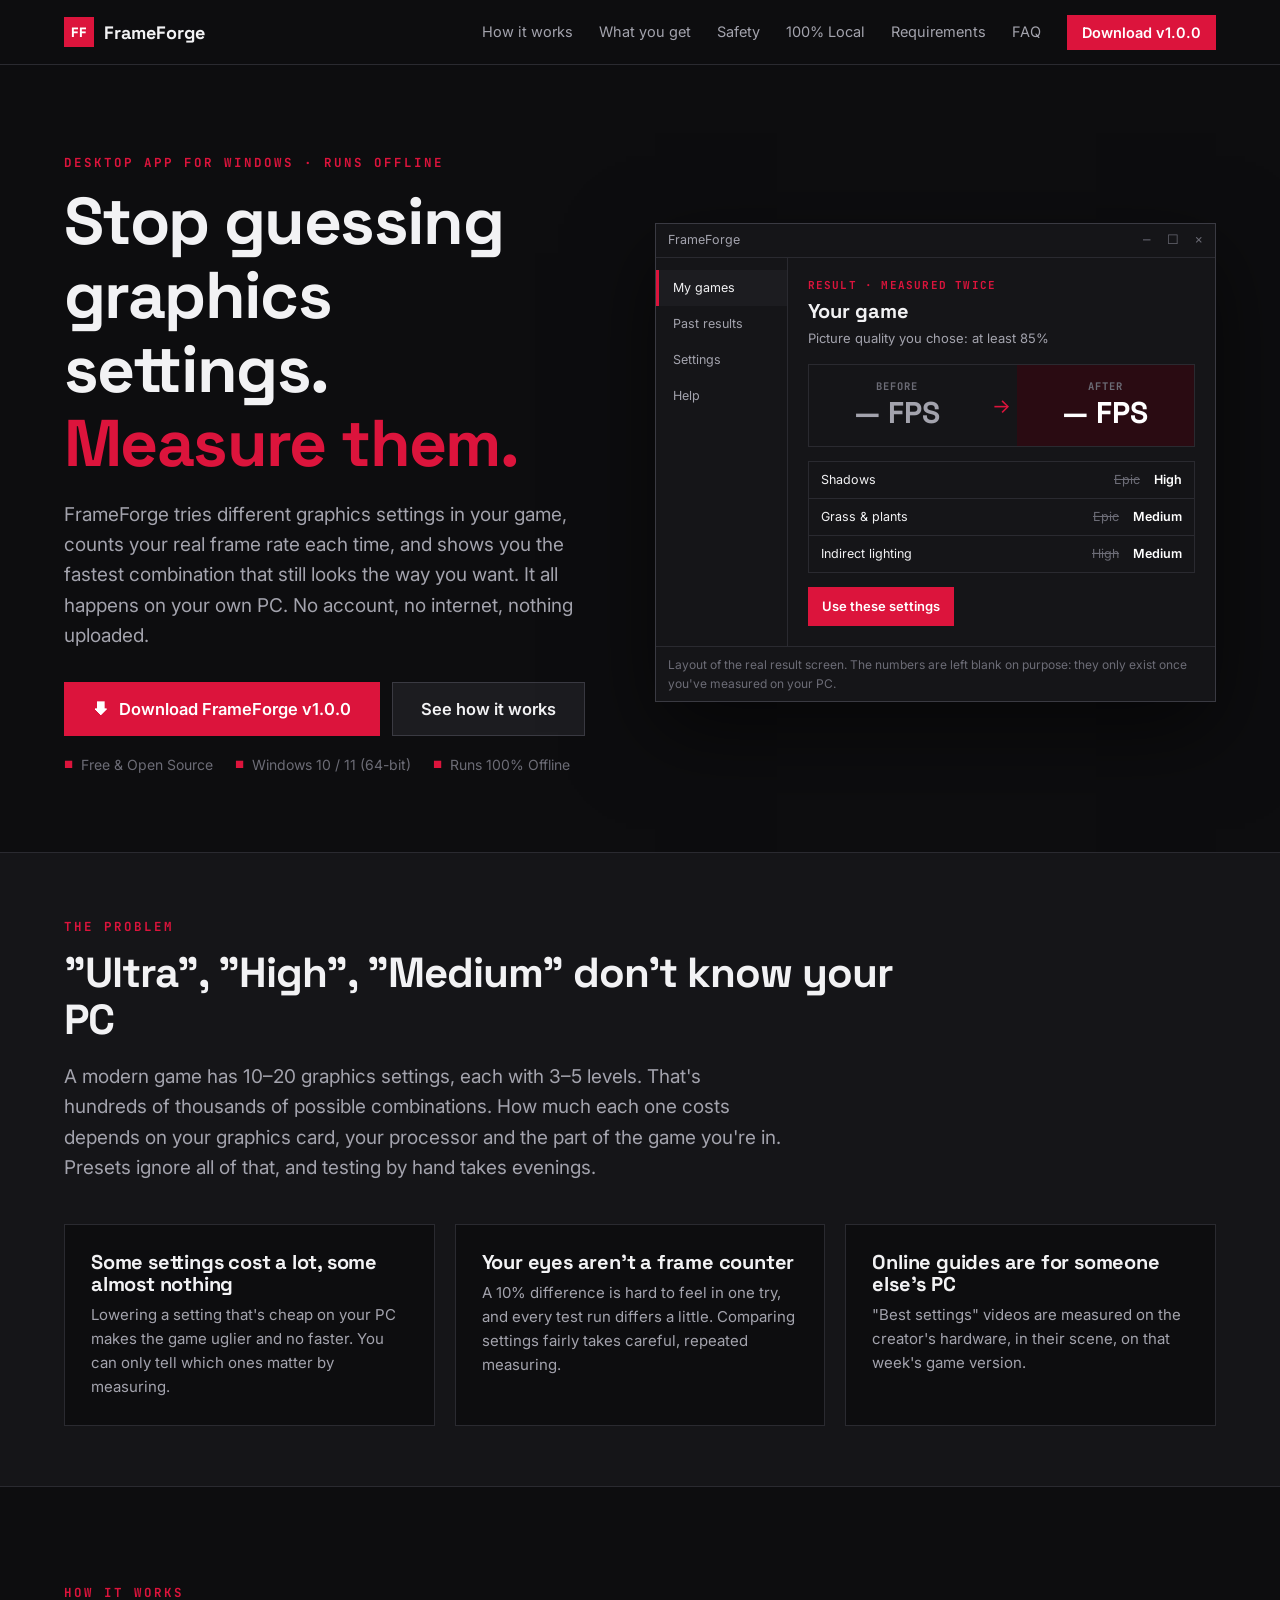
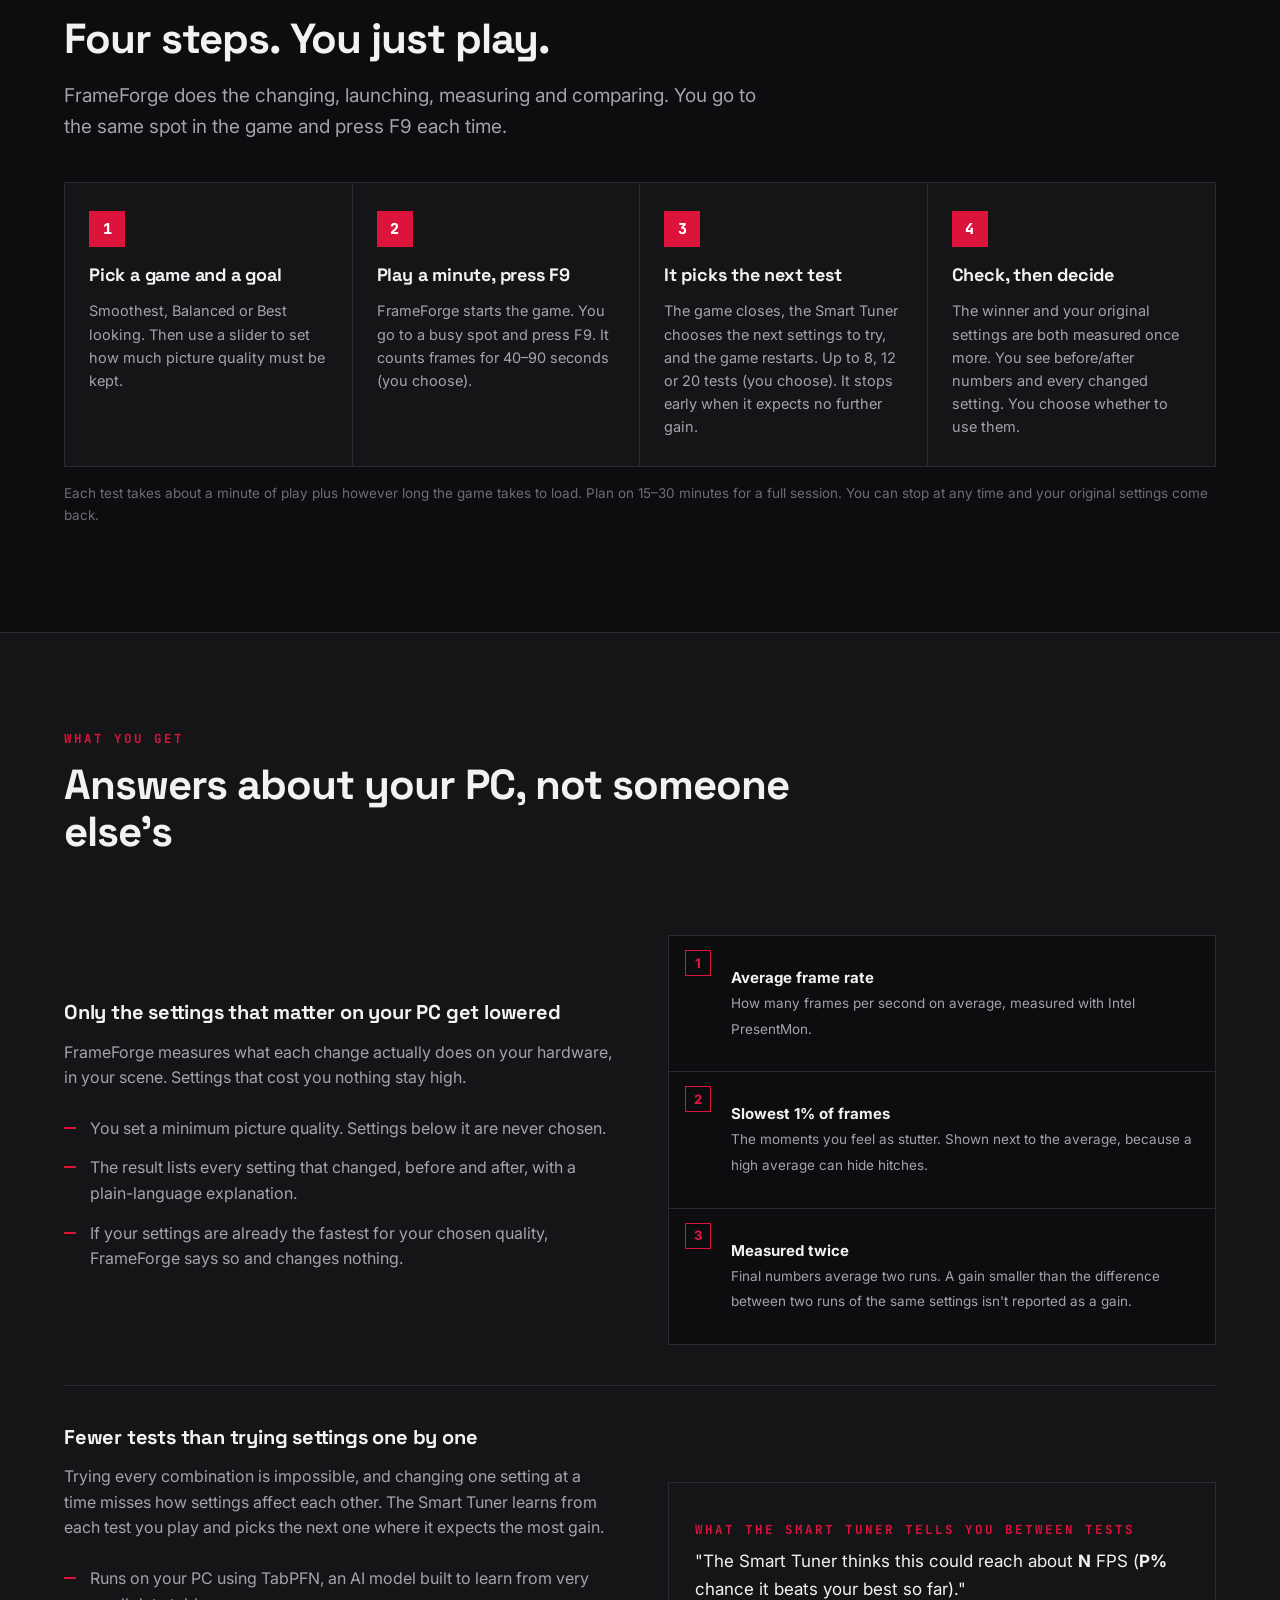
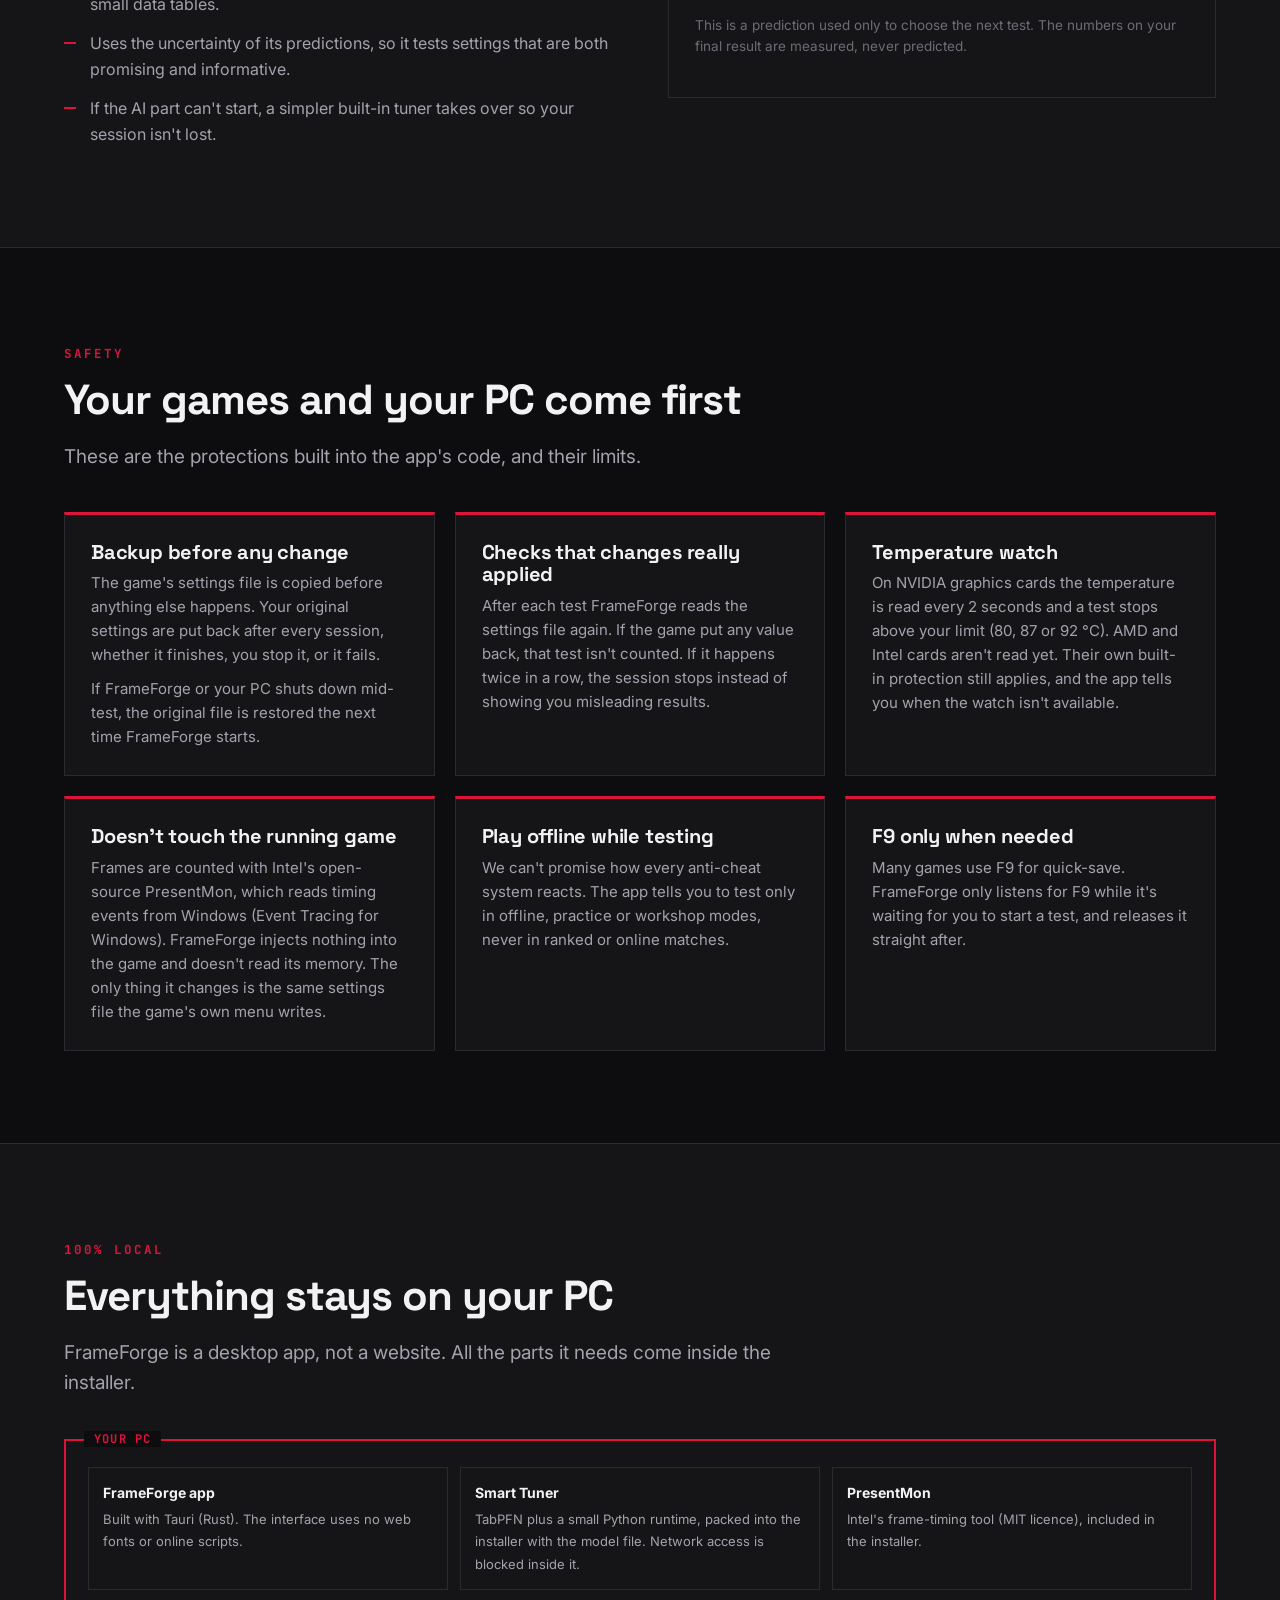
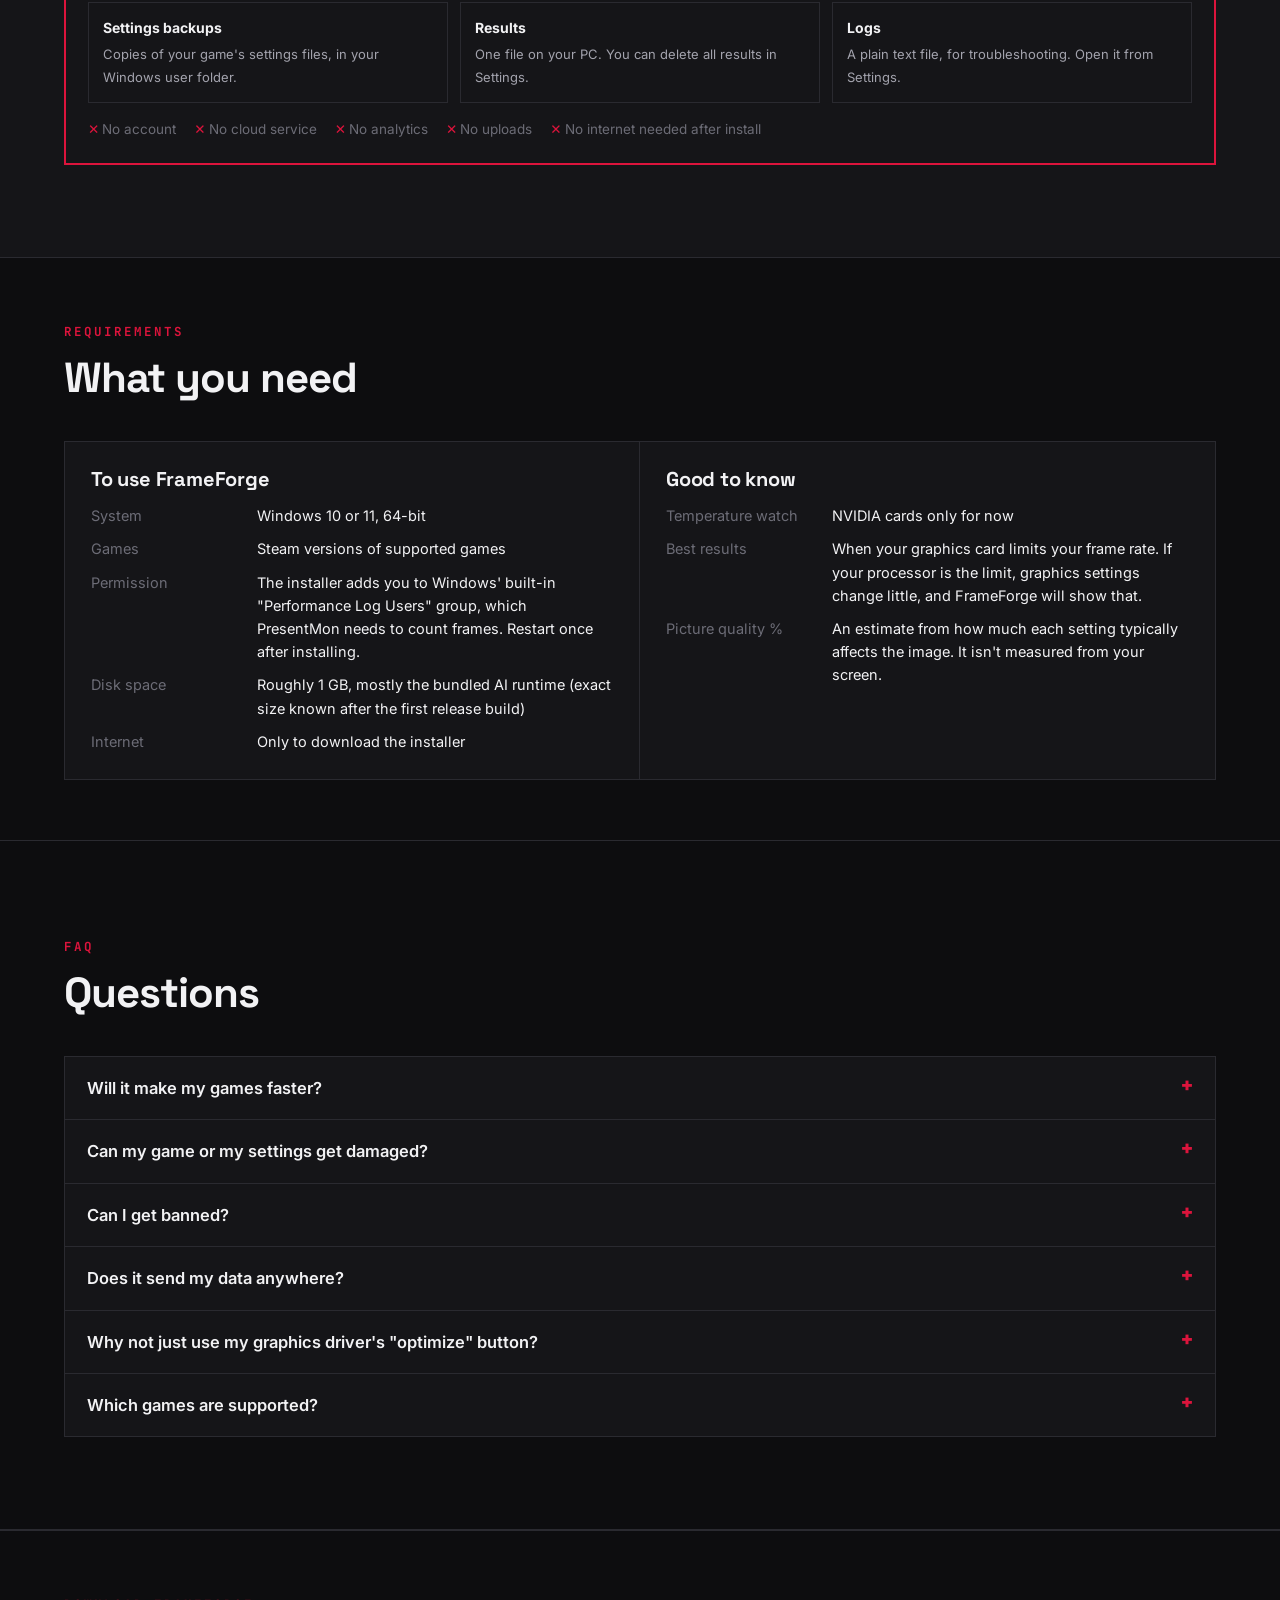
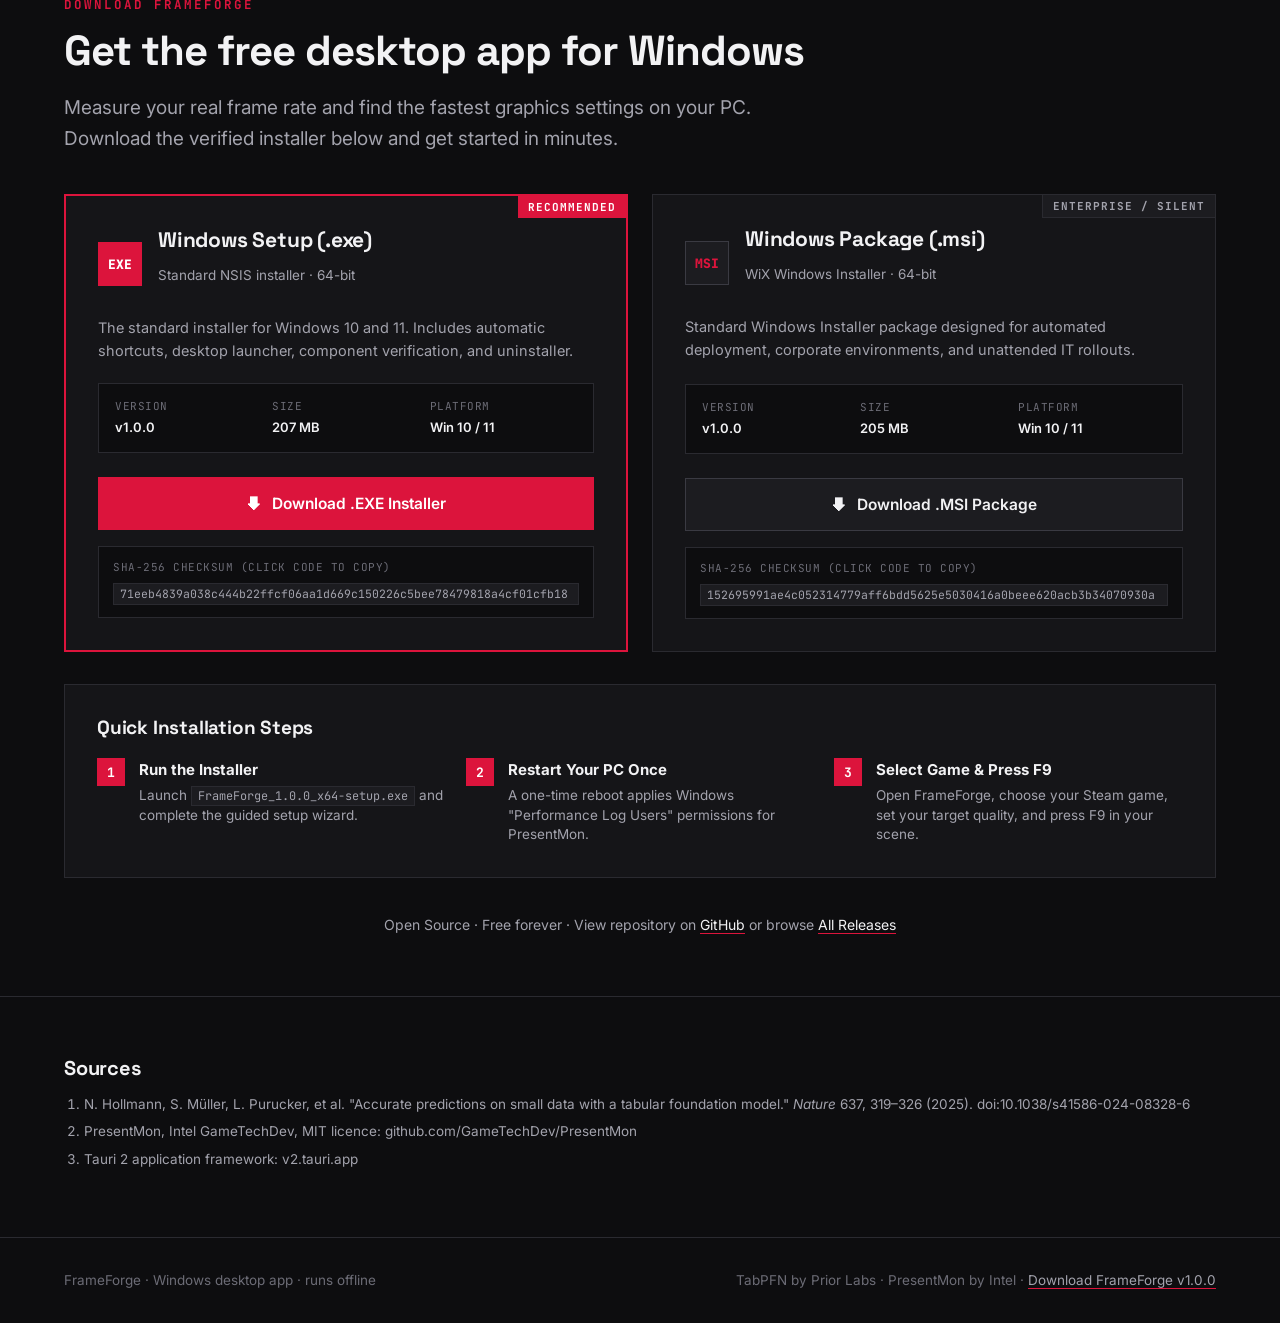
<file: index.html>
<!DOCTYPE html>
<html lang="en">
<head>
  <meta charset="UTF-8">
  <meta name="viewport" content="width=device-width, initial-scale=1.0">
  <title>FrameForge — find the fastest graphics settings for your own PC, offline</title>
  <meta name="description" content="FrameForge is a free Windows desktop app that measures your real frame rate while you play, tries graphics settings for you, and finds the fastest combination that still looks the way you want. Runs entirely on your PC.">
  <link rel="preconnect" href="https://fonts.googleapis.com">
  <link href="https://fonts.googleapis.com/css2?family=Inter:wght@400;500;600;700&family=Space+Grotesk:wght@500;600;700&family=JetBrains+Mono:wght@500;700;800&display=swap" rel="stylesheet">
  <link rel="stylesheet" href="css/style.css">
</head>
<body>
<header class="site-header">
  <nav class="container nav-bar" aria-label="Main">
    <a href="index.html" class="brand"><span class="brand-mark">FF</span>FrameForge</a>
    <button class="nav-toggle" id="nav-toggle" aria-expanded="false" aria-controls="nav-links">Menu</button>
    <div class="nav-links" id="nav-links">
      <a href="#how">How it works</a>
      <a href="#benefits">What you get</a>
      <a href="#safety">Safety</a>
      <a href="#local">100% Local</a>
      <a href="#requirements">Requirements</a>
      <a href="#faq">FAQ</a>
      <a href="#download" class="btn btn-primary btn-sm">Download v1.0.0</a>
    </div>
  </nav>
</header>

<main>
  <!-- HERO -->
  <section class="hero" id="hero-section">
    <div class="container hero-grid">
      <div>
        <span class="eyebrow">Desktop app for Windows · runs offline</span>
        <h1>Stop guessing graphics settings. <span class="crimson">Measure them.</span></h1>
        <p class="lead">FrameForge tries different graphics settings in your game, counts your real frame rate each time, and shows you the fastest combination that still looks the way you want. It all happens on your own PC. No account, no internet, nothing uploaded.</p>
        <div class="hero-actions">
          <a href="#download" class="btn btn-primary btn-lg"><span class="btn-icon">&#129095;</span> Download FrameForge v1.0.0</a>
          <a href="#how" class="btn btn-lg">See how it works</a>
        </div>
        <div class="hero-meta"><span>Free &amp; Open Source</span><span>Windows 10 / 11 (64-bit)</span><span>Runs 100% Offline</span></div>
      </div>
      <figure class="window" style="margin:0" aria-label="Illustration of the FrameForge result screen">
        <div class="window-bar"><span>FrameForge</span><span class="ctl">—&nbsp;&nbsp;☐&nbsp;&nbsp;✕</span></div>
        <div class="window-body">
          <div class="window-side"><div class="on">My games</div><div>Past results</div><div>Settings</div><div>Help</div></div>
          <div class="window-main">
            <div class="w-phase">Result · measured twice</div>
            <div class="w-title">Your game</div>
            <div class="w-detail">Picture quality you chose: at least 85%</div>
            <div class="w-compare">
              <div><div class="k">Before</div><div class="v">— FPS</div></div>
              <div class="arrow">→</div>
              <div class="after"><div class="k">After</div><div class="v" style="color:#fff">— FPS</div></div>
            </div>
            <div class="w-rows">
              <div><span>Shadows</span><span class="b">Epic</span><span class="a">High</span></div>
              <div><span>Grass &amp; plants</span><span class="b">Epic</span><span class="a">Medium</span></div>
              <div><span>Indirect lighting</span><span class="b">High</span><span class="a">Medium</span></div>
            </div>
            <span class="w-btn">Use these settings</span>
          </div>
        </div>
        <figcaption class="w-caption">Layout of the real result screen. The numbers are left blank on purpose: they only exist once you've measured on your PC.</figcaption>
      </figure>
    </div>
  </section>

  <!-- PROBLEM -->
  <section class="section-tight section-alt" id="problem">
    <div class="container">
      <div class="section-head">
        <span class="eyebrow">The problem</span>
        <h2>"Ultra", "High", "Medium" don't know your PC</h2>
        <p class="lead">A modern game has 10–20 graphics settings, each with 3–5 levels. That's hundreds of thousands of possible combinations. How much each one costs depends on your graphics card, your processor and the part of the game you're in. Presets ignore all of that, and testing by hand takes evenings.</p>
      </div>
      <div class="grid-3">
        <div class="card"><h3>Some settings cost a lot, some almost nothing</h3><p>Lowering a setting that's cheap on your PC makes the game uglier and no faster. You can only tell which ones matter by measuring.</p></div>
        <div class="card"><h3>Your eyes aren't a frame counter</h3><p>A 10% difference is hard to feel in one try, and every test run differs a little. Comparing settings fairly takes careful, repeated measuring.</p></div>
        <div class="card"><h3>Online guides are for someone else's PC</h3><p>"Best settings" videos are measured on the creator's hardware, in their scene, on that week's game version.</p></div>
      </div>
    </div>
  </section>

  <!-- HOW -->
  <section id="how">
    <div class="container">
      <div class="section-head">
        <span class="eyebrow">How it works</span>
        <h2>Four steps. You just play.</h2>
        <p class="lead">FrameForge does the changing, launching, measuring and comparing. You go to the same spot in the game and press F9 each time.</p>
      </div>
      <div class="steps">
        <div class="step"><span class="n">1</span><h3>Pick a game and a goal</h3><p>Smoothest, Balanced or Best looking. Then use a slider to set how much picture quality must be kept.</p></div>
        <div class="step"><span class="n">2</span><h3>Play a minute, press F9</h3><p>FrameForge starts the game. You go to a busy spot and press F9. It counts frames for 40–90 seconds (you choose).</p></div>
        <div class="step"><span class="n">3</span><h3>It picks the next test</h3><p>The game closes, the Smart Tuner chooses the next settings to try, and the game restarts. Up to 8, 12 or 20 tests (you choose). It stops early when it expects no further gain.</p></div>
        <div class="step"><span class="n">4</span><h3>Check, then decide</h3><p>The winner and your original settings are both measured once more. You see before/after numbers and every changed setting. You choose whether to use them.</p></div>
      </div>
      <p class="dim small" style="margin-top:16px">Each test takes about a minute of play plus however long the game takes to load. Plan on 15–30 minutes for a full session. You can stop at any time and your original settings come back.</p>
    </div>
  </section>

  <!-- BENEFITS -->
  <section class="section-alt" id="benefits">
    <div class="container">
      <div class="section-head">
        <span class="eyebrow">What you get</span>
        <h2>Answers about your PC, not someone else's</h2>
      </div>
      <div class="benefit">
        <div>
          <h3>Only the settings that matter on your PC get lowered</h3>
          <p class="muted">FrameForge measures what each change actually does on your hardware, in your scene. Settings that cost you nothing stay high.</p>
          <ul>
            <li>You set a minimum picture quality. Settings below it are never chosen.</li>
            <li>The result lists every setting that changed, before and after, with a plain-language explanation.</li>
            <li>If your settings are already the fastest for your chosen quality, FrameForge says so and changes nothing.</li>
          </ul>
        </div>
        <div class="benefit-visual list-box" style="padding:0">
          <div><span class="ic">1</span><p><b>Average frame rate</b><span>How many frames per second on average, measured with Intel PresentMon.</span></p></div>
          <div><span class="ic">2</span><p><b>Slowest 1% of frames</b><span>The moments you feel as stutter. Shown next to the average, because a high average can hide hitches.</span></p></div>
          <div><span class="ic">3</span><p><b>Measured twice</b><span>Final numbers average two runs. A gain smaller than the difference between two runs of the same settings isn't reported as a gain.</span></p></div>
        </div>
      </div>
      <div class="benefit">
        <div>
          <h3>Fewer tests than trying settings one by one</h3>
          <p class="muted">Trying every combination is impossible, and changing one setting at a time misses how settings affect each other. The Smart Tuner learns from each test you play and picks the next one where it expects the most gain.</p>
          <ul>
            <li>Runs on your PC using TabPFN, an AI model built to learn from very small data tables.</li>
            <li>Uses the uncertainty of its predictions, so it tests settings that are both promising and informative.</li>
            <li>If the AI part can't start, a simpler built-in tuner takes over so your session isn't lost.</li>
          </ul>
        </div>
        <div class="benefit-visual">
          <p class="eyebrow" style="margin-bottom:10px">What the Smart Tuner tells you between tests</p>
          <p style="font-size:17px;margin:0">"The Smart Tuner thinks this could reach about <b>N</b> FPS (<b>P%</b> chance it beats your best so far)."</p>
          <p class="dim small" style="margin-top:12px">This is a prediction used only to choose the next test. The numbers on your final result are measured, never predicted.</p>
        </div>
      </div>
    </div>
  </section>

  <!-- SAFETY -->
  <section id="safety">
    <div class="container">
      <div class="section-head">
        <span class="eyebrow">Safety</span>
        <h2>Your games and your PC come first</h2>
        <p class="lead">These are the protections built into the app's code, and their limits.</p>
      </div>
      <div class="grid-3">
        <div class="card card-accent"><h3>Backup before any change</h3><p>The game's settings file is copied before anything else happens. Your original settings are put back after every session, whether it finishes, you stop it, or it fails.</p><p>If FrameForge or your PC shuts down mid-test, the original file is restored the next time FrameForge starts.</p></div>
        <div class="card card-accent"><h3>Checks that changes really applied</h3><p>After each test FrameForge reads the settings file again. If the game put any value back, that test isn't counted. If it happens twice in a row, the session stops instead of showing you misleading results.</p></div>
        <div class="card card-accent"><h3>Temperature watch</h3><p>On NVIDIA graphics cards the temperature is read every 2 seconds and a test stops above your limit (80, 87 or 92 °C). AMD and Intel cards aren't read yet. Their own built-in protection still applies, and the app tells you when the watch isn't available.</p></div>
        <div class="card card-accent"><h3>Doesn't touch the running game</h3><p>Frames are counted with Intel's open-source PresentMon, which reads timing events from Windows (Event Tracing for Windows). FrameForge injects nothing into the game and doesn't read its memory. The only thing it changes is the same settings file the game's own menu writes.</p></div>
        <div class="card card-accent"><h3>Play offline while testing</h3><p>We can't promise how every anti-cheat system reacts. The app tells you to test only in offline, practice or workshop modes, never in ranked or online matches.</p></div>
        <div class="card card-accent"><h3>F9 only when needed</h3><p>Many games use F9 for quick-save. FrameForge only listens for F9 while it's waiting for you to start a test, and releases it straight after.</p></div>
      </div>
    </div>
  </section>

  <!-- LOCAL -->
  <section class="section-alt" id="local">
    <div class="container">
      <div class="section-head">
        <span class="eyebrow">100% local</span>
        <h2>Everything stays on your PC</h2>
        <p class="lead">FrameForge is a desktop app, not a website. All the parts it needs come inside the installer.</p>
      </div>
      <div class="local-box">
        <span class="tag">YOUR PC</span>
        <div class="local-items">
          <div><b>FrameForge app</b><span>Built with Tauri (Rust). The interface uses no web fonts or online scripts.</span></div>
          <div><b>Smart Tuner</b><span>TabPFN plus a small Python runtime, packed into the installer with the model file. Network access is blocked inside it.</span></div>
          <div><b>PresentMon</b><span>Intel's frame-timing tool (MIT licence), included in the installer.</span></div>
          <div><b>Settings backups</b><span>Copies of your game's settings files, in your Windows user folder.</span></div>
          <div><b>Results</b><span>One file on your PC. You can delete all results in Settings.</span></div>
          <div><b>Logs</b><span>A plain text file, for troubleshooting. Open it from Settings.</span></div>
        </div>
        <div class="no-cloud"><span>No account</span><span>No cloud service</span><span>No analytics</span><span>No uploads</span><span>No internet needed after install</span></div>
      </div>
    </div>
  </section>




  <!-- REQUIREMENTS -->
  <section class="section-tight" id="requirements">
    <div class="container">
      <div class="section-head"><span class="eyebrow">Requirements</span><h2>What you need</h2></div>
      <div class="req">
        <div><h3>To use FrameForge</h3>
          <dl>
            <dt>System</dt><dd>Windows 10 or 11, 64-bit</dd>
            <dt>Games</dt><dd>Steam versions of supported games</dd>
            <dt>Permission</dt><dd>The installer adds you to Windows' built-in "Performance Log Users" group, which PresentMon needs to count frames. Restart once after installing.</dd>
            <dt>Disk space</dt><dd>Roughly 1 GB, mostly the bundled AI runtime (exact size known after the first release build)</dd>
            <dt>Internet</dt><dd>Only to download the installer</dd>
          </dl></div>
        <div><h3>Good to know</h3>
          <dl>
            <dt>Temperature watch</dt><dd>NVIDIA cards only for now</dd>
            <dt>Best results</dt><dd>When your graphics card limits your frame rate. If your processor is the limit, graphics settings change little, and FrameForge will show that.</dd>
            <dt>Picture quality %</dt><dd>An estimate from how much each setting typically affects the image. It isn't measured from your screen.</dd>
          </dl></div>
      </div>
    </div>
  </section>

  <!-- FAQ -->
  <section id="faq">
    <div class="container">
      <div class="section-head"><span class="eyebrow">FAQ</span><h2>Questions</h2></div>
      <div class="faq">
        <details><summary>Will it make my games faster?</summary><p>It finds the fastest combination of the game's own settings that meets the picture quality you chose, on your PC. How much faster depends on your hardware and game. If your settings are already about as fast as possible, or your processor is the limit, the result will say so and recommend no change.</p></details>
        <details><summary>Can my game or my settings get damaged?</summary><p>The settings file is backed up before anything changes, and the original is restored after every session, including after a stop or a crash. "Put my original settings back" restores the copy from your very first session with that game, at any time.</p></details>
        <details><summary>Can I get banned?</summary><p>FrameForge doesn't inject into or read the game's memory. It edits the normal settings file and counts frames through Windows Event Tracing. We can't guarantee how every anti-cheat behaves, so test only in offline or practice modes.</p></details>
        <details><summary>Does it send my data anywhere?</summary><p>No. There is no account, no server and no analytics. The AI model runs on your PC, with network access blocked inside it.</p></details>
        <details><summary>Why not just use my graphics driver's "optimize" button?</summary><p>Driver tools pick settings from your hardware model, which is quick and convenient. FrameForge instead measures your PC in the scene you choose. Use whichever suits you. FrameForge can also tell you whether its result beats what you have now.</p></details>
        <details><summary>Which games are supported?</summary><p>Counter-Strike 2 and Palworld (Steam) in early support. Each game needs a small support file describing its settings, so more can be added without changing the app.</p></details>
      </div>
    </div>
  </section>

  <!-- DOWNLOAD -->
  <section class="section-tight section-download" id="download">
    <div class="container" id="get">
      <div class="section-head">
        <span class="eyebrow">Download FrameForge</span>
        <h2>Get the free desktop app for Windows</h2>
        <p class="lead">Measure your real frame rate and find the fastest graphics settings on your PC. Download the verified installer below and get started in minutes.</p>
      </div>

      <div class="download-grid">
        <!-- EXE Installer -->
        <div class="download-card card-featured">
          <div class="download-card-badge">RECOMMENDED</div>
          <div class="download-card-header">
            <div class="download-icon">EXE</div>
            <div>
              <h3>Windows Setup (.exe)</h3>
              <p class="small muted">Standard NSIS installer · 64-bit</p>
            </div>
          </div>
          <p class="download-desc">The standard installer for Windows 10 and 11. Includes automatic shortcuts, desktop launcher, component verification, and uninstaller.</p>
          <div class="download-meta-list">
            <div><span class="meta-label">Version</span><span>v1.0.0</span></div>
            <div><span class="meta-label">Size</span><span>207 MB</span></div>
            <div><span class="meta-label">Platform</span><span>Win 10 / 11</span></div>
          </div>
          <a href="https://github.com/devanshindepth/frame-forge/releases/download/v1.0.0/FrameForge_1.0.0_x64-setup.exe" class="btn btn-primary btn-lg btn-block" target="_blank" rel="noopener noreferrer" download>
            <span class="btn-icon">&#129095;</span> Download .EXE Installer
          </a>
          <div class="checksum-box">
            <span class="checksum-label">SHA-256 Checksum (click code to copy)</span>
            <code class="checksum-code" data-hash="71eeb4839a038c444b22ffcf06aa1d669c150226c5bee78479818a4cf01cfb18" title="Click to copy SHA-256 hash">71eeb4839a038c444b22ffcf06aa1d669c150226c5bee78479818a4cf01cfb18</code>
          </div>
        </div>

        <!-- MSI Package -->
        <div class="download-card">
          <div class="download-card-badge badge-alt">ENTERPRISE / SILENT</div>
          <div class="download-card-header">
            <div class="download-icon">MSI</div>
            <div>
              <h3>Windows Package (.msi)</h3>
              <p class="small muted">WiX Windows Installer · 64-bit</p>
            </div>
          </div>
          <p class="download-desc">Standard Windows Installer package designed for automated deployment, corporate environments, and unattended IT rollouts.</p>
          <div class="download-meta-list">
            <div><span class="meta-label">Version</span><span>v1.0.0</span></div>
            <div><span class="meta-label">Size</span><span>205 MB</span></div>
            <div><span class="meta-label">Platform</span><span>Win 10 / 11</span></div>
          </div>
          <a href="https://github.com/devanshindepth/frame-forge/releases/download/v1.0.0/FrameForge_1.0.0_x64_en-US.msi" class="btn btn-lg btn-block" target="_blank" rel="noopener noreferrer" download>
            <span class="btn-icon">&#129095;</span> Download .MSI Package
          </a>
          <div class="checksum-box">
            <span class="checksum-label">SHA-256 Checksum (click code to copy)</span>
            <code class="checksum-code" data-hash="152695991ae4c052314779aff6bdd5625e5030416a0beee620acb3b34070930a" title="Click to copy SHA-256 hash">152695991ae4c052314779aff6bdd5625e5030416a0beee620acb3b34070930a</code>
          </div>
        </div>
      </div>

      <!-- Quick Installation Guide -->
      <div class="install-guide">
        <h3>Quick Installation Steps</h3>
        <div class="guide-steps">
          <div class="guide-step">
            <span class="guide-num">1</span>
            <div>
              <strong>Run the Installer</strong>
              <p class="small muted">Launch <code>FrameForge_1.0.0_x64-setup.exe</code> and complete the guided setup wizard.</p>
            </div>
          </div>
          <div class="guide-step">
            <span class="guide-num">2</span>
            <div>
              <strong>Restart Your PC Once</strong>
              <p class="small muted">A one-time reboot applies Windows "Performance Log Users" permissions for PresentMon.</p>
            </div>
          </div>
          <div class="guide-step">
            <span class="guide-num">3</span>
            <div>
              <strong>Select Game &amp; Press F9</strong>
              <p class="small muted">Open FrameForge, choose your Steam game, set your target quality, and press F9 in your scene.</p>
            </div>
          </div>
        </div>
      </div>

      <div class="download-footer-note">
        <span>Open Source · Free forever · View repository on <a href="https://github.com/devanshindepth/frame-forge" target="_blank" rel="noopener">GitHub</a> or browse <a href="https://github.com/devanshindepth/frame-forge/releases" target="_blank" rel="noopener">All Releases</a></span>
      </div>
    </div>
  </section>

  <section class="section-tight" id="sources">
    <div class="container">
      <h3>Sources</h3>
      <ol class="sources">
        <li>N. Hollmann, S. Müller, L. Purucker, et al. "Accurate predictions on small data with a tabular foundation model." <em>Nature</em> 637, 319–326 (2025). doi:10.1038/s41586-024-08328-6</li>
        <li>PresentMon, Intel GameTechDev, MIT licence: github.com/GameTechDev/PresentMon</li>
        <li>Tauri 2 application framework: v2.tauri.app</li>
      </ol>
    </div>
  </section>
</main>

<footer class="site-footer">
  <div class="container footer-row">
    <span>FrameForge · Windows desktop app · runs offline</span>
    <span>TabPFN by Prior Labs · PresentMon by Intel · <a href="#download">Download FrameForge v1.0.0</a></span>
  </div>
</footer>
<script src="js/site.js"></script>
</body>
</html>
</file>
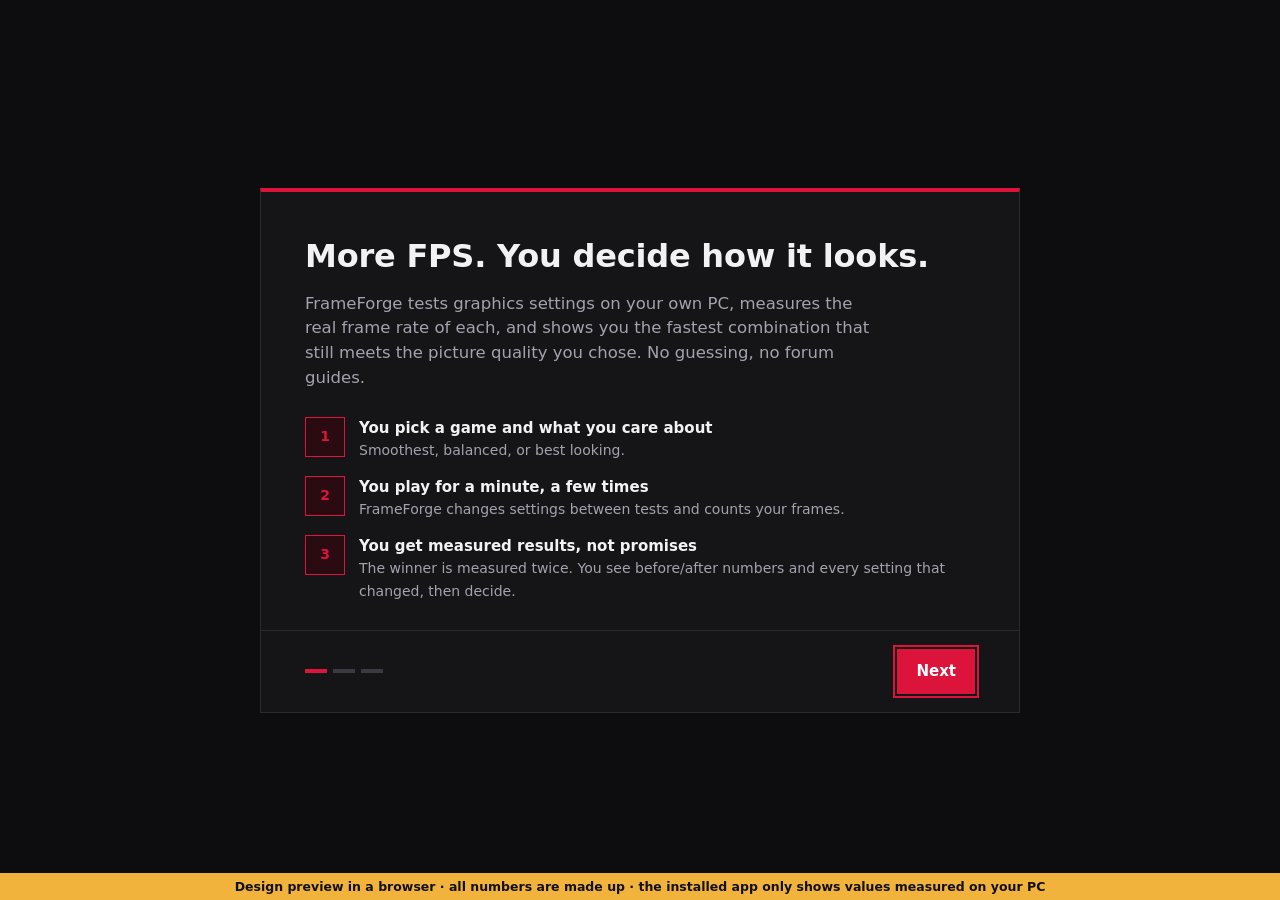
<file: app/ui/index.html>
<!DOCTYPE html>
<html lang="en">
<head>
  <meta charset="UTF-8">
  <meta name="viewport" content="width=device-width, initial-scale=1.0">
  <title>FrameForge</title>
  <link rel="stylesheet" href="app.css">
</head>
<body>
  <div class="shell">
    <aside class="sidebar" aria-label="Main navigation">
      <div class="brand"><span class="brand-mark">FF</span><span class="brand-name">FrameForge</span></div>
      <nav class="nav" id="nav">
        <button class="nav-item active" data-view="home">
          <svg viewBox="0 0 24 24" fill="none" stroke="currentColor" stroke-width="2"><path d="M3 11l9-8 9 8v10H3z"/></svg>My games</button>
        <button class="nav-item" data-view="history">
          <svg viewBox="0 0 24 24" fill="none" stroke="currentColor" stroke-width="2"><path d="M12 7v5l3 2"/><circle cx="12" cy="12" r="9"/></svg>Past results</button>
        <button class="nav-item" data-view="settings">
          <svg viewBox="0 0 24 24" fill="none" stroke="currentColor" stroke-width="2"><circle cx="12" cy="12" r="3"/><path d="M19.4 15a1.7 1.7 0 0 0 .3 1.8l.1.1a2 2 0 1 1-2.8 2.8l-.1-.1a1.7 1.7 0 0 0-1.8-.3 1.7 1.7 0 0 0-1 1.5V21a2 2 0 1 1-4 0v-.1a1.7 1.7 0 0 0-1.1-1.5 1.7 1.7 0 0 0-1.8.3l-.1.1a2 2 0 1 1-2.8-2.8l.1-.1a1.7 1.7 0 0 0 .3-1.8 1.7 1.7 0 0 0-1.5-1H3a2 2 0 1 1 0-4h.1a1.7 1.7 0 0 0 1.5-1.1 1.7 1.7 0 0 0-.3-1.8l-.1-.1a2 2 0 1 1 2.8-2.8l.1.1a1.7 1.7 0 0 0 1.8.3H9a1.7 1.7 0 0 0 1-1.5V3a2 2 0 1 1 4 0v.1a1.7 1.7 0 0 0 1 1.5 1.7 1.7 0 0 0 1.8-.3l.1-.1a2 2 0 1 1 2.8 2.8l-.1.1a1.7 1.7 0 0 0-.3 1.8V9a1.7 1.7 0 0 0 1.5 1H21a2 2 0 1 1 0 4h-.1a1.7 1.7 0 0 0-1.5 1z"/></svg>Settings</button>
        <button class="nav-item" data-view="help">
          <svg viewBox="0 0 24 24" fill="none" stroke="currentColor" stroke-width="2"><circle cx="12" cy="12" r="9"/><path d="M9.1 9a3 3 0 0 1 5.8 1c0 2-3 3-3 3M12 17h.01"/></svg>Help</button>
        <button class="nav-item hidden" data-view="live" id="nav-live">
          <svg viewBox="0 0 24 24" fill="none" stroke="currentColor" stroke-width="2"><path d="M22 12h-4l-3 9L9 3l-3 9H2"/></svg>Testing now</button>
      </nav>
      <div class="sidebar-foot">
        <div class="offline-pill">Works offline</div>
        <div style="margin-top:6px">Nothing leaves your PC.</div>
        <div class="dim" style="margin-top:6px" id="app-version"></div>
      </div>
    </aside>
    <main class="main" id="main" tabindex="-1"></main>
  </div>
  <div id="overlay-root"></div>

  <!-- Browser-preview stand-in for the Rust backend. Inside the real app
       (window.__TAURI__ present) it does nothing. -->
  <script src="mock.js"></script>
  <script src="ui.js"></script>
</body>
</html>
</file>
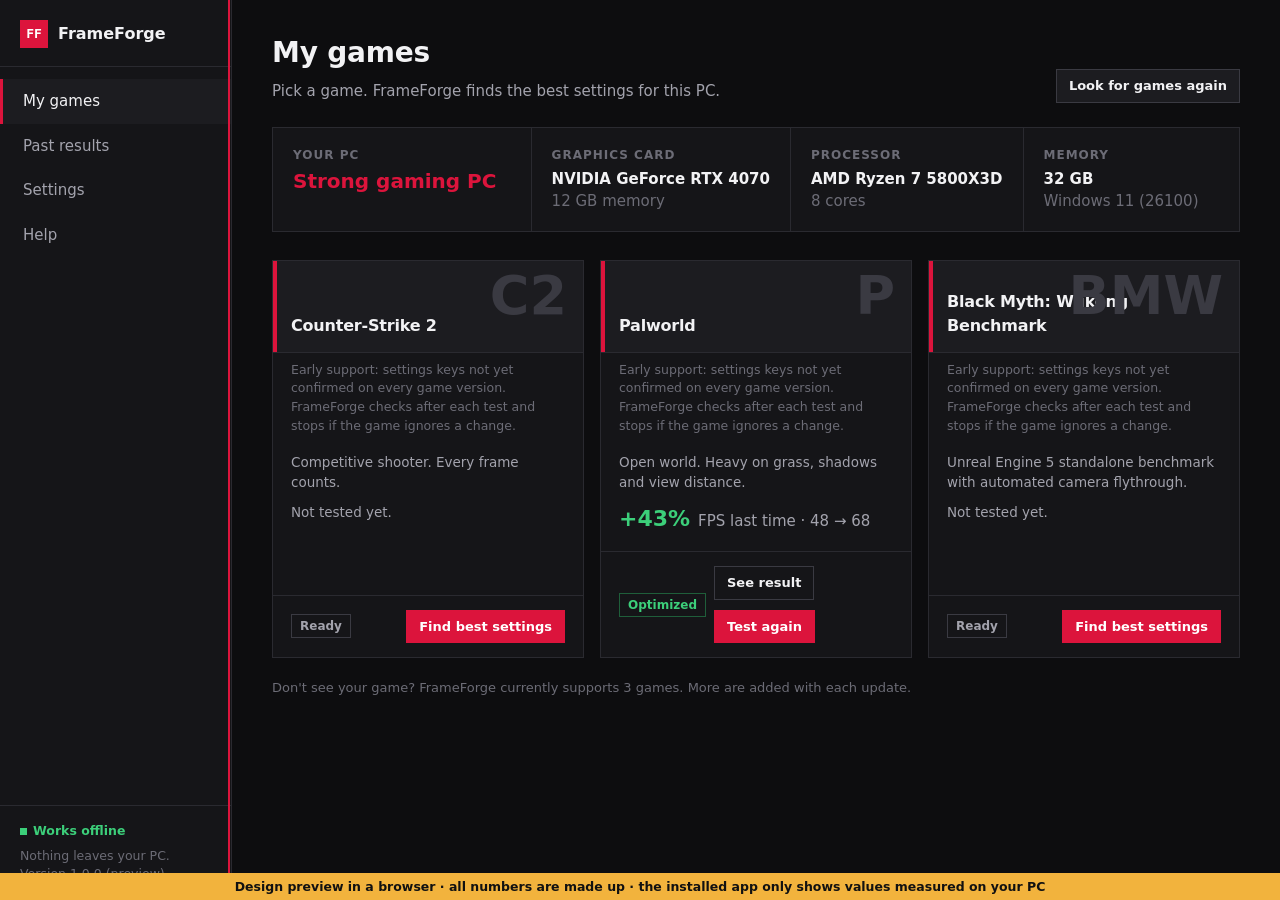
<file: app/preview/home.html>
<!DOCTYPE html>
<html lang="en"><head><meta charset="UTF-8"><title>FrameForge preview — home</title><link rel="stylesheet" href="../ui/app.css"></head>
<body>
<div class="shell">
  <aside class="sidebar"><div class="brand"><span class="brand-mark">FF</span><span class="brand-name">FrameForge</span></div>
    <nav class="nav" id="nav">
      <button class="nav-item active" data-view="home">My games</button>
      <button class="nav-item" data-view="history">Past results</button>
      <button class="nav-item" data-view="settings">Settings</button>
      <button class="nav-item" data-view="help">Help</button>
      <button class="nav-item hidden" data-view="live" id="nav-live">Testing now</button>
    </nav>
    <div class="sidebar-foot"><div class="offline-pill">Works offline</div><div style="margin-top:6px">Nothing leaves your PC.</div><div class="dim" id="app-version"></div></div>
  </aside>
  <main class="main" id="main" tabindex="-1"></main>
</div>
<div id="overlay-root"></div>
<script>window.__FF_SCREEN__ = "home";</script>
<script src="../ui/mock.js"></script>
<script src="../ui/ui.js"></script>
</body></html>
</file>
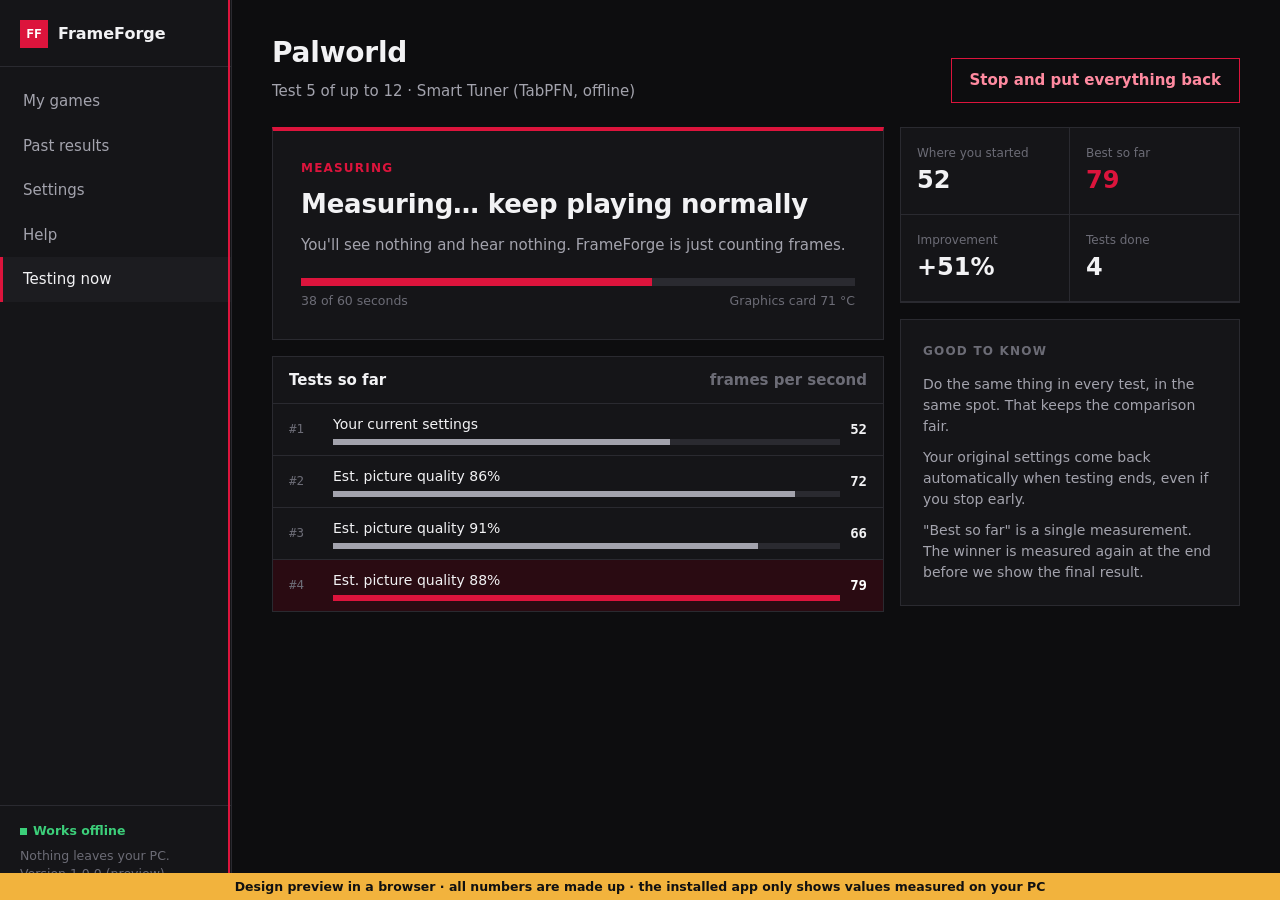
<file: app/preview/live.html>
<!DOCTYPE html>
<html lang="en"><head><meta charset="UTF-8"><title>FrameForge preview — home</title><link rel="stylesheet" href="../ui/app.css"></head>
<body>
<div class="shell">
  <aside class="sidebar"><div class="brand"><span class="brand-mark">FF</span><span class="brand-name">FrameForge</span></div>
    <nav class="nav" id="nav">
      <button class="nav-item active" data-view="home">My games</button>
      <button class="nav-item" data-view="history">Past results</button>
      <button class="nav-item" data-view="settings">Settings</button>
      <button class="nav-item" data-view="help">Help</button>
      <button class="nav-item hidden" data-view="live" id="nav-live">Testing now</button>
    </nav>
    <div class="sidebar-foot"><div class="offline-pill">Works offline</div><div style="margin-top:6px">Nothing leaves your PC.</div><div class="dim" id="app-version"></div></div>
  </aside>
  <main class="main" id="main" tabindex="-1"></main>
</div>
<div id="overlay-root"></div>
<script>window.__FF_SCREEN__ = "live";</script>
<script src="../ui/mock.js"></script>
<script src="../ui/ui.js"></script>
</body></html>
</file>
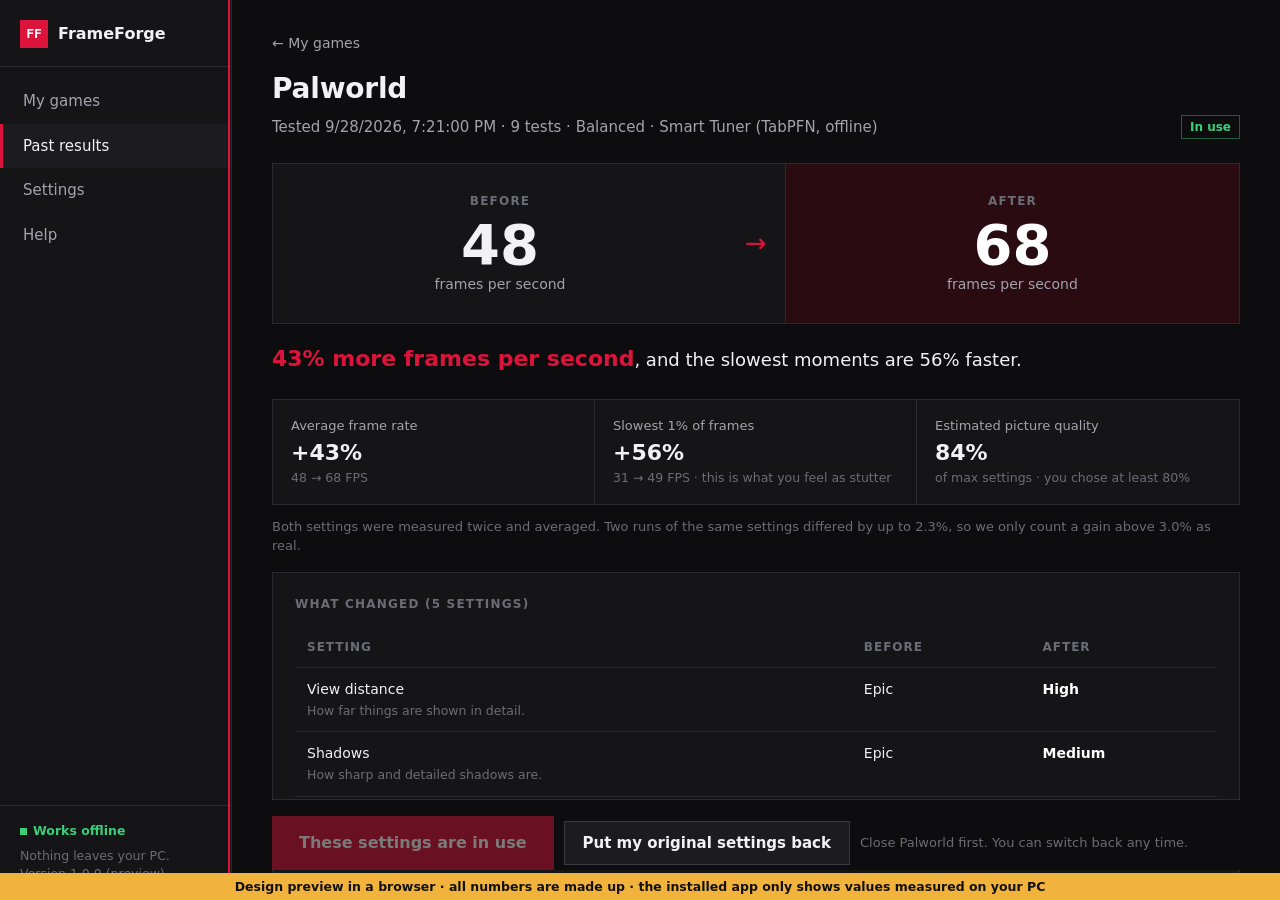
<file: app/preview/result.html>
<!DOCTYPE html>
<html lang="en"><head><meta charset="UTF-8"><title>FrameForge preview — home</title><link rel="stylesheet" href="../ui/app.css"></head>
<body>
<div class="shell">
  <aside class="sidebar"><div class="brand"><span class="brand-mark">FF</span><span class="brand-name">FrameForge</span></div>
    <nav class="nav" id="nav">
      <button class="nav-item active" data-view="home">My games</button>
      <button class="nav-item" data-view="history">Past results</button>
      <button class="nav-item" data-view="settings">Settings</button>
      <button class="nav-item" data-view="help">Help</button>
      <button class="nav-item hidden" data-view="live" id="nav-live">Testing now</button>
    </nav>
    <div class="sidebar-foot"><div class="offline-pill">Works offline</div><div style="margin-top:6px">Nothing leaves your PC.</div><div class="dim" id="app-version"></div></div>
  </aside>
  <main class="main" id="main" tabindex="-1"></main>
</div>
<div id="overlay-root"></div>
<script>window.__FF_SCREEN__ = "result";</script>
<script src="../ui/mock.js"></script>
<script src="../ui/ui.js"></script>
</body></html>
</file>
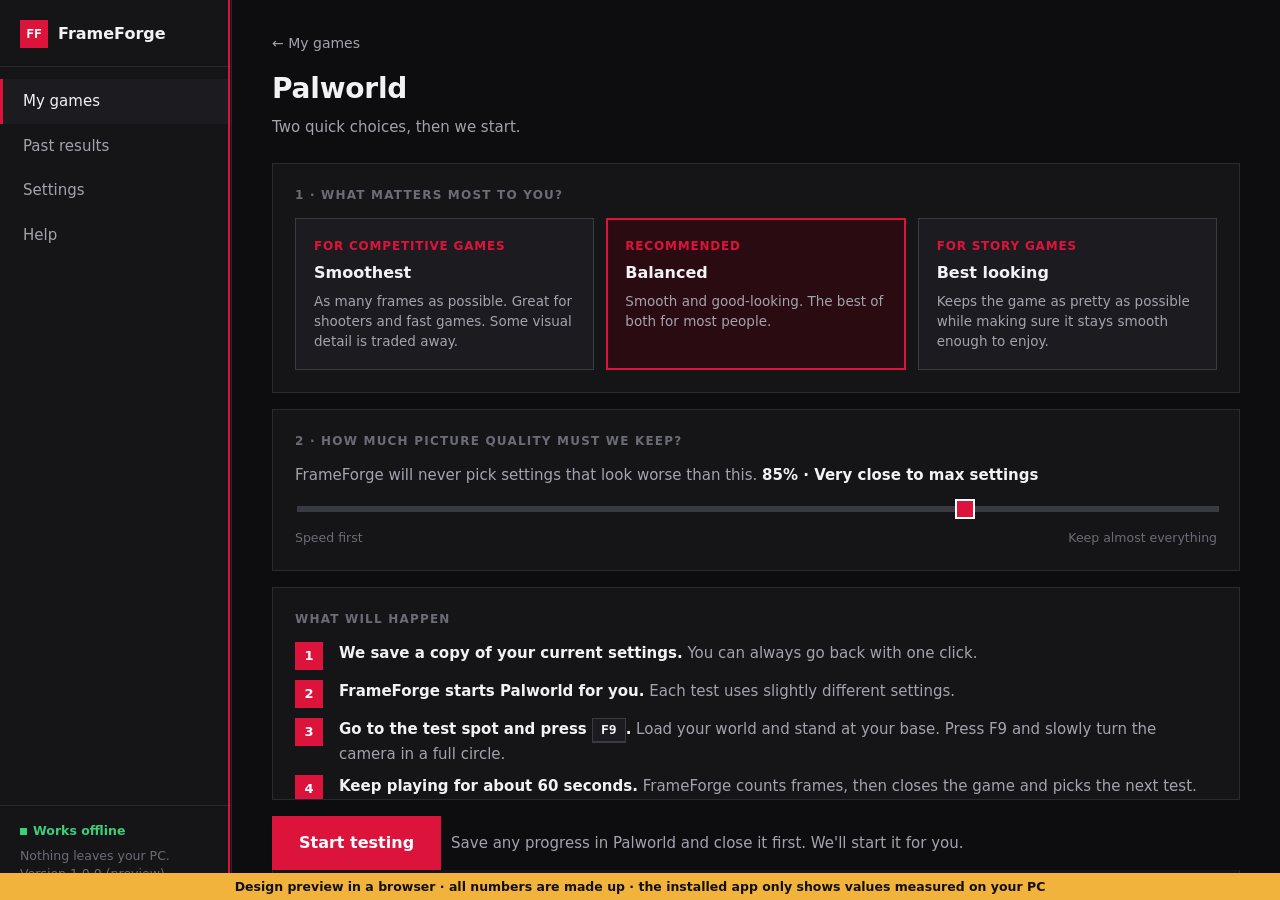
<file: app/preview/setup.html>
<!DOCTYPE html>
<html lang="en"><head><meta charset="UTF-8"><title>FrameForge preview — home</title><link rel="stylesheet" href="../ui/app.css"></head>
<body>
<div class="shell">
  <aside class="sidebar"><div class="brand"><span class="brand-mark">FF</span><span class="brand-name">FrameForge</span></div>
    <nav class="nav" id="nav">
      <button class="nav-item active" data-view="home">My games</button>
      <button class="nav-item" data-view="history">Past results</button>
      <button class="nav-item" data-view="settings">Settings</button>
      <button class="nav-item" data-view="help">Help</button>
      <button class="nav-item hidden" data-view="live" id="nav-live">Testing now</button>
    </nav>
    <div class="sidebar-foot"><div class="offline-pill">Works offline</div><div style="margin-top:6px">Nothing leaves your PC.</div><div class="dim" id="app-version"></div></div>
  </aside>
  <main class="main" id="main" tabindex="-1"></main>
</div>
<div id="overlay-root"></div>
<script>window.__FF_SCREEN__ = "setup";</script>
<script src="../ui/mock.js"></script>
<script src="../ui/ui.js"></script>
</body></html>
</file>
<file: css/style.css>
/* FrameForge website — crimson · square corners · flat colours (no gradients) */
:root {
  --crimson: #dc143c;
  --crimson-hover: #f02a52;
  --crimson-tint: #2a0b12;
  --bg: #0d0d0f;
  --surface: #151518;
  --surface-2: #1c1c20;
  --line: #2a2a30;
  --line-2: #3a3a42;
  --text: #f2f2f4;
  --muted: #a3a3ad;
  --dim: #6c6c76;
  --good: #3ccf7a;
  --warn: #f2b33d;
  --sans: "Inter", "Segoe UI", system-ui, -apple-system, sans-serif;
  --display: "Space Grotesk", "Inter", "Segoe UI", sans-serif;
  --mono: "JetBrains Mono", Consolas, ui-monospace, monospace;
}
* { box-sizing: border-box; border-radius: 0 !important; }
html { scroll-behavior: smooth; }
body { margin: 0; background: var(--bg); color: var(--text); font: 16px/1.6 var(--sans); -webkit-font-smoothing: antialiased; }
a { color: var(--text); text-decoration: underline; text-decoration-color: var(--crimson); text-underline-offset: 3px; }
a:hover { color: var(--crimson-hover); }
code { font-family: var(--mono); font-size: .88em; background: var(--surface-2); border: 1px solid var(--line); padding: 1px 6px; }
:focus-visible { outline: 2px solid var(--crimson); outline-offset: 2px; }
.container { max-width: 1200px; margin: 0 auto; padding: 0 24px; }
.muted { color: var(--muted); }
.dim { color: var(--dim); }
.crimson { color: var(--crimson); }
.small { font-size: 13.5px; }

/* header */
.site-header { position: sticky; top: 0; z-index: 50; background: var(--bg); border-bottom: 1px solid var(--line); }
.nav-bar { display: flex; align-items: center; justify-content: space-between; height: 64px; gap: 16px; }
.brand { display: flex; align-items: center; gap: 10px; color: var(--text); font: 700 18px var(--display); text-decoration: none; }
.brand:hover { color: var(--text); }
.brand-mark { width: 30px; height: 30px; background: var(--crimson); color: #fff; display: grid; place-items: center; font: 800 13px var(--mono); }
.nav-links { display: flex; gap: 26px; align-items: center; }
.nav-links a { color: var(--muted); font-size: 14.5px; text-decoration: none; }
.nav-links a:hover, .nav-links a.active { color: var(--text); }
.nav-links a.btn { color: #fff; }
.nav-toggle { display: none; background: none; border: 1px solid var(--line-2); color: var(--text); padding: 6px 12px; font: inherit; cursor: pointer; }

/* buttons */
.btn { display: inline-flex; align-items: center; gap: 10px; padding: 13px 22px; font: 600 15px var(--sans); border: 1px solid var(--line-2); background: var(--surface-2); color: var(--text); text-decoration: none; cursor: pointer; }
.btn:hover { border-color: var(--muted); color: var(--text); }
.btn-primary { background: var(--crimson); border-color: var(--crimson); color: #fff; }
.btn-primary:hover { background: var(--crimson-hover); border-color: var(--crimson-hover); color: #fff; }
.btn-lg { padding: 16px 28px; font-size: 16.5px; }
.btn-sm { padding: 8px 14px; font-size: 13.5px; }

/* type */
h1, h2, h3, h4 { font-family: var(--display); line-height: 1.12; margin: 0 0 14px; letter-spacing: -.5px; }
h1 { font-size: clamp(38px, 5.4vw, 66px); letter-spacing: -1.6px; }
h2 { font-size: clamp(28px, 3.5vw, 42px); letter-spacing: -1px; }
h3 { font-size: 20px; letter-spacing: -.2px; }
.lead { font-size: 19px; color: var(--muted); max-width: 720px; }
.eyebrow { display: inline-block; font: 700 12.5px var(--mono); letter-spacing: 2px; text-transform: uppercase; color: var(--crimson); margin-bottom: 14px; }
.section-head { margin-bottom: 40px; max-width: 840px; }
section { padding: 92px 0; border-bottom: 1px solid var(--line); }
.section-tight { padding: 60px 0; }
.section-alt { background: var(--surface); }

/* hero */
.hero { padding: 84px 0 76px; }
.hero-grid { display: grid; grid-template-columns: 1fr 1.05fr; gap: 56px; align-items: center; }
.hero h1 .crimson { display: block; }
.hero-actions { display: flex; gap: 12px; flex-wrap: wrap; margin-top: 30px; }
.hero-meta { display: flex; gap: 22px; flex-wrap: wrap; margin-top: 18px; color: var(--dim); font-size: 14px; }
.hero-meta span::before { content: "■"; color: var(--crimson); margin-right: 8px; font-size: 10px; vertical-align: 2px; }

/* app window mock */
.window { background: var(--surface); border: 1px solid var(--line-2); box-shadow: 0 30px 80px rgba(0,0,0,.55); }
.window-bar { display: flex; align-items: center; justify-content: space-between; height: 34px; padding: 0 12px; border-bottom: 1px solid var(--line); font-size: 12.5px; color: var(--muted); }
.window-bar .ctl { display: flex; gap: 14px; color: var(--dim); font-family: var(--mono); }
.window-body { display: grid; grid-template-columns: 132px 1fr; min-height: 360px; }
.window-side { border-right: 1px solid var(--line); padding: 12px 0; font-size: 12.5px; }
.window-side div { padding: 8px 14px; color: var(--muted); border-left: 3px solid transparent; }
.window-side div.on { color: var(--text); border-left-color: var(--crimson); background: var(--surface-2); }
.window-main { padding: 20px; }
.w-phase { font: 700 11px var(--mono); color: var(--crimson); letter-spacing: 1.2px; text-transform: uppercase; }
.w-title { font: 700 20px var(--display); margin: 6px 0 4px; }
.w-detail { color: var(--muted); font-size: 13px; }
.w-compare { display: grid; grid-template-columns: 1fr auto 1fr; align-items: center; border: 1px solid var(--line); margin-top: 16px; }
.w-compare > div { padding: 14px; text-align: center; }
.w-compare .after { background: var(--crimson-tint); }
.w-compare .k { font: 700 10.5px var(--mono); color: var(--dim); text-transform: uppercase; letter-spacing: 1px; }
.w-compare .v { font: 800 30px var(--display); color: var(--muted); }
.w-compare .arrow { color: var(--crimson); font-size: 20px; padding: 0 6px; }
.w-rows { margin-top: 14px; border: 1px solid var(--line); font-size: 12.5px; }
.w-rows div { display: grid; grid-template-columns: 1fr auto auto; gap: 14px; padding: 8px 12px; border-bottom: 1px solid var(--line); }
.w-rows div:last-child { border-bottom: 0; }
.w-rows .b { color: var(--dim); text-decoration: line-through; }
.w-rows .a { color: #fff; font-weight: 600; }
.w-btn { display: inline-block; margin-top: 14px; background: var(--crimson); color: #fff; padding: 9px 14px; font-weight: 600; font-size: 13px; }
.w-caption { font-size: 12px; color: var(--dim); padding: 8px 12px; border-top: 1px solid var(--line); }

/* strips */
.strip { display: grid; grid-template-columns: repeat(4, 1fr); border: 1px solid var(--line); background: var(--surface); }
.strip > div { padding: 22px 24px; border-right: 1px solid var(--line); }
.strip > div:last-child { border-right: 0; }
.strip b { display: block; font: 700 17px var(--display); margin-bottom: 4px; }
.strip span { color: var(--muted); font-size: 14px; }

/* grids/cards */
.grid-2 { display: grid; grid-template-columns: repeat(2, 1fr); gap: 20px; }
.grid-3 { display: grid; grid-template-columns: repeat(3, 1fr); gap: 20px; }
.card { background: var(--surface); border: 1px solid var(--line); padding: 26px; }
.section-alt .card { background: var(--bg); }
.card h3 { margin-bottom: 8px; }
.card p { margin: 0; color: var(--muted); font-size: 15px; }
.card p + p { margin-top: 10px; }
.card-accent { border-top: 3px solid var(--crimson); }
.card-num { font: 800 13px var(--mono); color: var(--crimson); margin-bottom: 14px; display: block; }

/* steps */
.steps { display: grid; grid-template-columns: repeat(4, 1fr); border: 1px solid var(--line); }
.step { padding: 28px 24px; border-right: 1px solid var(--line); background: var(--surface); }
.step:last-child { border-right: 0; }
.step .n { width: 36px; height: 36px; background: var(--crimson); color: #fff; display: grid; place-items: center; font: 800 15px var(--mono); margin-bottom: 18px; }
.step h3 { font-size: 18px; }
.step p { color: var(--muted); font-size: 14.5px; margin: 0; }

/* benefit rows */
.benefit { display: grid; grid-template-columns: 1fr 1fr; gap: 56px; align-items: center; padding: 40px 0; border-bottom: 1px solid var(--line); }
.benefit:first-child { padding-top: 0; }
.benefit:last-child { border-bottom: 0; padding-bottom: 0; }
.benefit-visual { background: var(--surface); border: 1px solid var(--line); padding: 26px; }
.benefit ul { list-style: none; padding: 0; margin: 18px 0 0; }
.benefit li { padding: 7px 0 7px 26px; position: relative; color: var(--muted); }
.benefit li::before { content: ""; position: absolute; left: 0; top: 18px; width: 12px; height: 2px; background: var(--crimson); }

.list-box { border: 1px solid var(--line); }
.list-box > div { display: grid; grid-template-columns: 34px 1fr; gap: 12px; padding: 14px 16px; border-bottom: 1px solid var(--line); background: var(--bg); }
.list-box > div:last-child { border-bottom: 0; }
.list-box .ic { width: 26px; height: 26px; border: 1px solid var(--crimson); color: var(--crimson); display: grid; place-items: center; font-weight: 800; font-size: 13px; }
.list-box b { display: block; font-size: 15px; }
.list-box span { color: var(--muted); font-size: 13.5px; }

/* local box */
.local-box { border: 2px solid var(--crimson); padding: 26px 22px 22px; position: relative; }
.local-box .tag { position: absolute; top: -12px; left: 18px; background: var(--bg); padding: 0 10px; font: 700 12px var(--mono); color: var(--crimson); letter-spacing: 1.2px; border: 0; }
.local-items { display: grid; grid-template-columns: repeat(3, 1fr); gap: 12px; }
.local-items div { border: 1px solid var(--line); background: var(--surface); padding: 14px; font-size: 14px; }
.local-items b { display: block; margin-bottom: 4px; }
.local-items span { color: var(--muted); font-size: 13px; }
.no-cloud { margin-top: 16px; display: flex; gap: 18px; flex-wrap: wrap; font-size: 13.5px; color: var(--dim); }
.no-cloud span::before { content: "✕ "; color: var(--crimson); font-weight: 800; }

/* evidence */
.quote { border-left: 3px solid var(--crimson); padding: 4px 0 4px 18px; margin: 0; }
.quote p { font-size: 17px; color: var(--text); margin: 0 0 8px; }
.quote cite { font-style: normal; color: var(--dim); font-size: 13.5px; }
.status-box { border: 1px solid var(--line-2); border-left: 3px solid var(--warn); background: var(--surface); padding: 18px 20px; }
.status-box b { color: var(--text); }
.status-box p { margin: 0; color: var(--muted); font-size: 15px; }
.status-box p + p { margin-top: 8px; }

/* tables */
.table-wrap { overflow-x: auto; border: 1px solid var(--line); background: var(--surface); }
table { width: 100%; border-collapse: collapse; font-size: 14px; }
th, td { padding: 12px 14px; text-align: left; border-bottom: 1px solid var(--line); vertical-align: top; }
th { font: 600 12px var(--mono); color: var(--dim); text-transform: uppercase; letter-spacing: .8px; background: var(--surface-2); white-space: nowrap; }
tr:last-child td { border-bottom: none; }
td.name { font-weight: 600; white-space: nowrap; }
tr.ours td { background: var(--crimson-tint); }
tr.ours td.name { color: #fff; }
.yes { color: var(--good); font-weight: 700; }
.no { color: var(--crimson); font-weight: 700; }
.part { color: var(--warn); font-weight: 700; }

.tag { display: inline-block; font: 600 11px var(--mono); padding: 3px 8px; border: 1px solid var(--line-2); color: var(--muted); margin: 2px 4px 2px 0; }
.tag-crimson { border-color: var(--crimson); color: #ff8aa0; }
.tag-good { border-color: #1f5e3a; color: var(--good); }
.tag-warn { border-color: #6a4f17; color: var(--warn); }

/* faq */
.faq { border: 1px solid var(--line); }
.faq details { border-bottom: 1px solid var(--line); background: var(--surface); }
.faq details:last-child { border-bottom: 0; }
.faq summary { padding: 18px 22px; cursor: pointer; font-weight: 600; font-size: 16.5px; list-style: none; display: flex; justify-content: space-between; gap: 16px; }
.faq summary::-webkit-details-marker { display: none; }
.faq summary::after { content: "+"; color: var(--crimson); font: 800 20px var(--mono); line-height: 1; }
.faq details[open] summary::after { content: "−"; }
.faq details p { padding: 0 22px 20px; margin: 0; color: var(--muted); max-width: 860px; }

/* requirements */
.req { display: grid; grid-template-columns: 1fr 1fr; border: 1px solid var(--line); }
.req > div { padding: 26px; background: var(--surface); }
.req > div:first-child { border-right: 1px solid var(--line); }
.req dl { display: grid; grid-template-columns: 150px 1fr; gap: 10px 16px; margin: 14px 0 0; font-size: 14.5px; }
.req dt { color: var(--dim); }
.req dd { margin: 0; }

/* cta/footer */
.cta { border: 2px solid var(--crimson); padding: 48px; background: var(--surface); display: grid; grid-template-columns: 1.3fr 1fr; gap: 32px; align-items: center; }
.cta h2 { margin-bottom: 10px; }
.cta-actions { display: flex; flex-direction: column; gap: 10px; align-items: flex-start; }
.site-footer { padding: 32px 0; color: var(--dim); font-size: 13.5px; }
.footer-row { display: flex; justify-content: space-between; gap: 16px; flex-wrap: wrap; }
.footer-row a { color: var(--muted); }
.sources { font-size: 13.5px; color: var(--muted); padding-left: 20px; margin: 0; }
.sources li { margin: 6px 0; }

/* download section */
.section-download { border-top: 1px solid var(--line); }
.download-grid { display: grid; grid-template-columns: repeat(2, 1fr); gap: 24px; margin-bottom: 32px; }
.download-card { border: 1px solid var(--line); background: var(--surface); padding: 32px; display: flex; flex-direction: column; position: relative; }
.download-card.card-featured { border: 2px solid var(--crimson); background: var(--surface); }
.download-card-badge { position: absolute; top: 0; right: 0; background: var(--crimson); color: #fff; font: 700 11px var(--mono); padding: 4px 10px; letter-spacing: 1px; }
.download-card-badge.badge-alt { background: var(--surface-2); color: var(--muted); border-left: 1px solid var(--line); border-bottom: 1px solid var(--line); }
.download-card-header { display: flex; align-items: center; gap: 16px; margin-bottom: 16px; }
.download-icon { width: 44px; height: 44px; background: var(--surface-2); border: 1px solid var(--line-2); display: grid; place-items: center; font: 800 13px var(--mono); color: var(--crimson); flex-shrink: 0; }
.card-featured .download-icon { background: var(--crimson); color: #fff; border-color: var(--crimson); }
.download-card-header h3 { margin: 0 0 4px; font-size: 21px; }
.download-desc { font-size: 14.5px; color: var(--muted); margin: 0 0 20px; flex-grow: 1; }
.download-meta-list { display: grid; grid-template-columns: repeat(3, 1fr); gap: 10px; padding: 14px 16px; background: var(--bg); border: 1px solid var(--line); margin-bottom: 24px; font-size: 13px; }
.download-meta-list .meta-label { color: var(--dim); display: block; font-family: var(--mono); font-size: 11px; text-transform: uppercase; letter-spacing: .5px; margin-bottom: 2px; }
.download-meta-list span:last-child { font-weight: 600; color: var(--text); }
.btn-block { width: 100%; justify-content: center; text-align: center; font-size: 15.5px; }
.btn-icon { font-size: 16px; line-height: 1; }
.checksum-box { margin-top: 16px; padding: 12px 14px; background: var(--bg); border: 1px solid var(--line); font-size: 12px; }
.checksum-label { display: block; color: var(--dim); font-family: var(--mono); font-size: 11px; text-transform: uppercase; margin-bottom: 6px; letter-spacing: .5px; }
.checksum-code { display: block; font-size: 11.5px; word-break: break-all; color: var(--muted); cursor: pointer; user-select: all; transition: color .15s; }
.checksum-code:hover { color: #fff; }
.checksum-code.copied { color: var(--good); }

/* install guide */
.install-guide { border: 1px solid var(--line); background: var(--surface); padding: 32px; margin-bottom: 24px; }
.install-guide h3 { margin-bottom: 20px; font-size: 19px; }
.guide-steps { display: grid; grid-template-columns: repeat(3, 1fr); gap: 20px; }
.guide-step { display: flex; gap: 14px; align-items: flex-start; }
.guide-num { width: 28px; height: 28px; background: var(--crimson); color: #fff; font: 700 13px var(--mono); display: grid; place-items: center; flex-shrink: 0; }
.guide-step strong { display: block; font-size: 15px; margin-bottom: 4px; }
.guide-step p { margin: 0; line-height: 1.45; }

.download-footer-note { font-size: 14px; color: var(--muted); text-align: center; padding-top: 12px; }

@media (max-width: 1000px) {
  .hero-grid, .benefit, .cta, .req { grid-template-columns: 1fr; }
  .req > div:first-child { border-right: 0; border-bottom: 1px solid var(--line); }
  .steps, .strip { grid-template-columns: 1fr 1fr; }
  .step:nth-child(2), .strip > div:nth-child(2) { border-right: 0; }
  .step:nth-child(-n+2), .strip > div:nth-child(-n+2) { border-bottom: 1px solid var(--line); }
  .grid-3, .download-grid, .guide-steps { grid-template-columns: 1fr 1fr; }
}
@media (max-width: 680px) {
  section { padding: 60px 0; }
  .nav-links { display: none; position: absolute; top: 64px; left: 0; right: 0; flex-direction: column; background: var(--bg); padding: 16px 24px; border-bottom: 1px solid var(--line); align-items: flex-start; }
  .nav-links.open { display: flex; }
  .nav-toggle { display: block; }
  .grid-2, .grid-3, .steps, .strip, .local-items, .download-grid, .guide-steps, .download-meta-list { grid-template-columns: 1fr; }
  .step, .strip > div { border-right: 0 !important; border-bottom: 1px solid var(--line); }
  .window-body { grid-template-columns: 1fr; }
  .window-side { display: none; }
  .cta, .download-card, .install-guide { padding: 28px 20px; }
  .req dl { grid-template-columns: 1fr; gap: 2px 0; }
  .req dd { margin-bottom: 8px; }
  .lead { font-size: 17px; }
}
</file>
<file: app/ui/app.css>
/* FrameForge desktop app UI
   Crimson primary · square corners · flat colours (no gradients) · system fonts only (fully offline) */
:root {
  --crimson: #dc143c;
  --crimson-hover: #f02a52;
  --crimson-press: #b01030;
  --crimson-tint: #2a0b12;
  --bg: #0d0d0f;
  --surface: #151518;
  --surface-2: #1c1c20;
  --line: #2a2a30;
  --line-2: #3a3a42;
  --text: #f2f2f4;
  --muted: #a3a3ad;
  --dim: #6c6c76;
  --good: #3ccf7a;
  --warn: #f2b33d;
  --font: "Segoe UI Variable Text", "Segoe UI", system-ui, -apple-system, sans-serif;
  --display: "Segoe UI Variable Display", "Segoe UI", system-ui, sans-serif;
  --mono: "Cascadia Mono", Consolas, ui-monospace, monospace;
}
* { box-sizing: border-box; border-radius: 0 !important; }
html, body { height: 100%; }
body {
  margin: 0; background: var(--bg); color: var(--text); font: 15px/1.5 var(--font);
  -webkit-font-smoothing: antialiased; overflow: hidden; user-select: none;
}
button, input, select { font: inherit; color: inherit; }
:focus-visible { outline: 2px solid var(--crimson); outline-offset: 2px; }
h1, h2, h3 { font-family: var(--display); margin: 0; letter-spacing: -0.2px; }
h1 { font-size: 28px; font-weight: 700; }
h2 { font-size: 20px; font-weight: 650; }
h3 { font-size: 16px; font-weight: 600; }
p { margin: 0; }
.muted { color: var(--muted); }
.dim { color: var(--dim); }
.mono { font-family: var(--mono); }
.hidden { display: none !important; }

/* ---------- layout ---------- */
.shell { display: grid; grid-template-columns: 232px 1fr; height: 100vh; }
.sidebar { background: var(--surface); border-right: 1px solid var(--line); display: flex; flex-direction: column; }
.brand { display: flex; align-items: center; gap: 10px; padding: 20px 20px 18px; border-bottom: 1px solid var(--line); }
.brand-mark { width: 28px; height: 28px; background: var(--crimson); display: grid; place-items: center; font-weight: 800; font-size: 13px; color: #fff; font-family: var(--mono); }
.brand-name { font-weight: 700; font-size: 16px; }
.nav { display: flex; flex-direction: column; padding: 12px 0; flex: 1; }
.nav-item {
  display: flex; align-items: center; gap: 12px; padding: 11px 20px; background: none; border: 0;
  border-left: 3px solid transparent; color: var(--muted); text-align: left; cursor: pointer;
}
.nav-item:hover { color: var(--text); background: var(--surface-2); }
.nav-item.active { color: var(--text); border-left-color: var(--crimson); background: var(--surface-2); }
.nav-item svg { width: 18px; height: 18px; flex: none; }
.sidebar-foot { padding: 16px 20px; border-top: 1px solid var(--line); font-size: 12.5px; color: var(--dim); }
.offline-pill { display: inline-flex; align-items: center; gap: 6px; color: var(--good); font-weight: 600; font-size: 12.5px; }
.offline-pill::before { content: ""; width: 7px; height: 7px; background: var(--good); }

.main { overflow-y: auto; }
.view { padding: 32px 40px 48px; max-width: 1080px; }
.view-head { display: flex; justify-content: space-between; align-items: flex-end; gap: 16px; margin-bottom: 24px; }
.view-head p { margin-top: 6px; }

/* ---------- primitives ---------- */
.btn {
  display: inline-flex; align-items: center; justify-content: center; gap: 8px; padding: 10px 18px;
  border: 1px solid var(--line-2); background: var(--surface-2); color: var(--text); cursor: pointer; font-weight: 600;
  transition: background .12s, border-color .12s;
}
.btn:hover { border-color: var(--muted); }
.btn:disabled { opacity: .45; cursor: not-allowed; }
.btn-primary { background: var(--crimson); border-color: var(--crimson); color: #fff; }
.btn-primary:hover { background: var(--crimson-hover); border-color: var(--crimson-hover); }
.btn-primary:active { background: var(--crimson-press); }
.btn-ghost { background: transparent; }
.btn-lg { padding: 14px 26px; font-size: 16px; }
.btn-sm { padding: 6px 12px; font-size: 13px; }
.btn-danger { border-color: var(--crimson); color: #ff8aa0; background: transparent; }
.btn-row { display: flex; gap: 10px; flex-wrap: wrap; }

.panel { background: var(--surface); border: 1px solid var(--line); padding: 22px; }
.panel + .panel { margin-top: 16px; }
.panel-title { font-size: 12px; text-transform: uppercase; letter-spacing: 1.2px; color: var(--dim); font-weight: 700; margin-bottom: 14px; }
.grid-2 { display: grid; grid-template-columns: 1fr 1fr; gap: 16px; }
.grid-3 { display: grid; grid-template-columns: repeat(3, 1fr); gap: 16px; }

.badge { display: inline-block; padding: 2px 8px; font-size: 12px; font-weight: 600; border: 1px solid var(--line-2); color: var(--muted); }
.badge-good { color: var(--good); border-color: #1f5e3a; }
.badge-warn { color: var(--warn); border-color: #6a4f17; }
.badge-crimson { color: #fff; background: var(--crimson); border-color: var(--crimson); }

.notice { display: flex; gap: 12px; padding: 14px 16px; border: 1px solid var(--line-2); border-left: 3px solid var(--crimson); background: var(--surface); margin-bottom: 18px; }
.notice.good { border-left-color: var(--good); }
.notice.warn { border-left-color: var(--warn); }
.notice b { display: block; margin-bottom: 2px; }

/* ---------- PC card ---------- */
.pc { display: grid; grid-template-columns: 1.2fr repeat(3, 1fr); border: 1px solid var(--line); background: var(--surface); margin-bottom: 28px; }
.pc > div { padding: 18px 20px; border-right: 1px solid var(--line); }
.pc > div:last-child { border-right: 0; }
.pc .k { font-size: 12px; color: var(--dim); text-transform: uppercase; letter-spacing: 1px; font-weight: 700; }
.pc .v { font-weight: 600; margin-top: 4px; white-space: nowrap; overflow: hidden; text-overflow: ellipsis; }
.pc .tier { color: var(--crimson); font-family: var(--display); font-size: 20px; font-weight: 700; margin-top: 2px; }

/* ---------- games ---------- */
.games { display: grid; grid-template-columns: repeat(auto-fill, minmax(300px, 1fr)); gap: 16px; }
.game { background: var(--surface); border: 1px solid var(--line); display: flex; flex-direction: column; }
.game-art { height: 92px; background: var(--surface-2); border-bottom: 1px solid var(--line); display: flex; align-items: flex-end; padding: 14px 18px; position: relative; }
.game-art .initials { position: absolute; right: 16px; top: 8px; font-family: var(--display); font-weight: 800; font-size: 54px; color: var(--line-2); line-height: 1; }
.game-art .accent { position: absolute; left: 0; top: 0; bottom: 0; width: 4px; background: var(--crimson); }
.game-body { padding: 16px 18px; flex: 1; display: flex; flex-direction: column; gap: 10px; }
.game-body p { font-size: 13.5px; color: var(--muted); }
.game-result { display: flex; align-items: baseline; gap: 8px; }
.game-result .big { font-family: var(--display); font-size: 22px; font-weight: 700; color: var(--good); }
.game-foot { padding: 14px 18px; border-top: 1px solid var(--line); display: flex; justify-content: space-between; align-items: center; gap: 8px; }

/* ---------- setup ---------- */
.back { background: none; border: 0; color: var(--muted); cursor: pointer; padding: 0; margin-bottom: 14px; font-size: 14px; }
.back:hover { color: var(--text); }
.choices { display: grid; grid-template-columns: repeat(3, 1fr); gap: 12px; }
.choice { border: 1px solid var(--line-2); background: var(--surface-2); padding: 18px; cursor: pointer; text-align: left; display: flex; flex-direction: column; gap: 6px; }
.choice:hover { border-color: var(--muted); }
.choice.selected { border-color: var(--crimson); background: var(--crimson-tint); box-shadow: inset 0 0 0 1px var(--crimson); }
.choice .t { font-weight: 700; font-size: 16px; }
.choice .d { font-size: 13.5px; color: var(--muted); }
.choice .tag { font-size: 12px; color: var(--crimson); font-weight: 700; text-transform: uppercase; letter-spacing: .8px; }

.slider-wrap { margin-top: 6px; }
input[type=range] { -webkit-appearance: none; appearance: none; width: 100%; height: 28px; background: transparent; cursor: pointer; }
input[type=range]::-webkit-slider-runnable-track { height: 6px; background: var(--line-2); }
input[type=range]::-webkit-slider-thumb { -webkit-appearance: none; width: 20px; height: 20px; margin-top: -7px; background: var(--crimson); border: 2px solid #fff; }
.slider-labels { display: flex; justify-content: space-between; font-size: 12.5px; color: var(--dim); }
.slider-value { font-weight: 700; color: var(--text); }

.steps-list { counter-reset: s; list-style: none; padding: 0; margin: 0; display: grid; gap: 10px; }
.steps-list li { counter-increment: s; display: grid; grid-template-columns: 32px 1fr; gap: 12px; align-items: start; }
.steps-list li::before { content: counter(s); width: 28px; height: 28px; display: grid; place-items: center; background: var(--crimson); color: #fff; font-weight: 700; font-size: 13px; }

.kbd { display: inline-block; padding: 1px 8px; border: 1px solid var(--line-2); border-bottom-width: 2px; background: var(--surface-2); font-family: var(--mono); font-size: 13px; font-weight: 700; }

/* ---------- live session ---------- */
.live { display: grid; grid-template-columns: 1fr 340px; gap: 16px; }
.live-hero { background: var(--surface); border: 1px solid var(--line); border-top: 4px solid var(--crimson); padding: 28px; }
.phase-label { font-size: 12px; font-weight: 700; text-transform: uppercase; letter-spacing: 1.2px; color: var(--crimson); }
.live-hero h1 { margin: 8px 0 10px; font-size: 26px; }
.live-hero .detail { color: var(--muted); font-size: 15px; max-width: 620px; }
.progress { height: 8px; background: var(--line); margin-top: 22px; }
.progress > div { height: 100%; background: var(--crimson); width: 0; transition: width .4s linear; }
.progress-meta { display: flex; justify-content: space-between; font-size: 12.5px; color: var(--dim); margin-top: 6px; }
.press { display: flex; align-items: center; gap: 14px; margin-top: 22px; padding: 16px; border: 1px dashed var(--crimson); background: var(--crimson-tint); }
.press .kbd { font-size: 20px; padding: 6px 14px; border-color: var(--crimson); }
.live-stats { display: grid; grid-template-columns: 1fr 1fr; border: 1px solid var(--line); background: var(--surface); }
.live-stats > div { padding: 16px; border-bottom: 1px solid var(--line); }
.live-stats > div:nth-child(odd) { border-right: 1px solid var(--line); }
.live-stats .k { font-size: 12px; color: var(--dim); }
.live-stats .v { font-family: var(--display); font-size: 24px; font-weight: 700; }
.runs { margin-top: 16px; background: var(--surface); border: 1px solid var(--line); }
.runs-head { padding: 12px 16px; border-bottom: 1px solid var(--line); font-weight: 600; display: flex; justify-content: space-between; }
.run { display: grid; grid-template-columns: 34px 1fr auto; gap: 10px; padding: 10px 16px; border-bottom: 1px solid var(--line); align-items: center; font-size: 14px; }
.run:last-child { border-bottom: 0; }
.run .n { color: var(--dim); font-family: var(--mono); font-size: 12.5px; }
.run .fps { font-weight: 700; font-family: var(--mono); }
.run.best { background: var(--crimson-tint); }
.run.best .fps { color: #fff; }
.bar { height: 6px; background: var(--line); margin-top: 4px; }
.bar > div { height: 100%; background: var(--muted); }
.run.best .bar > div { background: var(--crimson); }

/* ---------- result ---------- */
.result-hero { display: grid; grid-template-columns: 1fr auto 1fr; align-items: center; border: 1px solid var(--line); background: var(--surface); }
.result-side { padding: 28px; text-align: center; }
.result-side .k { font-size: 12px; text-transform: uppercase; letter-spacing: 1.2px; color: var(--dim); font-weight: 700; }
.result-side .fps { font-family: var(--display); font-size: 56px; font-weight: 800; line-height: 1.05; margin-top: 6px; }
.result-side .unit { font-size: 14px; color: var(--muted); }
.result-side.after { background: var(--crimson-tint); border-left: 1px solid var(--line); }
.result-side.after .fps { color: #fff; }
.result-arrow { padding: 0 18px; font-size: 26px; color: var(--crimson); }
.gain-line { margin: 18px 0 24px; font-size: 18px; }
.gain-line b { color: var(--crimson); font-family: var(--display); font-size: 22px; }
.metrics { display: grid; grid-template-columns: repeat(3, 1fr); border: 1px solid var(--line); background: var(--surface); margin-bottom: 16px; }
.metrics > div { padding: 16px 18px; border-right: 1px solid var(--line); }
.metrics > div:last-child { border-right: 0; }
.metrics .k { font-size: 13px; color: var(--muted); }
.metrics .v { font-family: var(--display); font-size: 22px; font-weight: 700; }
.metrics .s { font-size: 12.5px; color: var(--dim); }
.changes { width: 100%; border-collapse: collapse; }
.changes th, .changes td { padding: 11px 12px; border-bottom: 1px solid var(--line); text-align: left; font-size: 14px; vertical-align: top; }
.changes th { font-size: 12px; color: var(--dim); text-transform: uppercase; letter-spacing: 1px; }
.changes td.after { color: #fff; font-weight: 600; }
.changes .help { font-size: 12.5px; color: var(--dim); margin-top: 2px; }
.sticky-actions { position: sticky; bottom: 0; background: var(--bg); padding: 16px 0 0; margin-top: 20px; border-top: 1px solid var(--line); display: flex; gap: 10px; align-items: center; }

/* ---------- history / settings ---------- */
.list { border: 1px solid var(--line); background: var(--surface); }
.list-row { display: grid; grid-template-columns: 1.3fr 1fr 1fr auto; gap: 12px; padding: 14px 18px; border-bottom: 1px solid var(--line); align-items: center; }
.list-row:last-child { border-bottom: 0; }
.field { display: grid; grid-template-columns: 1fr 260px; gap: 20px; padding: 16px 0; border-bottom: 1px solid var(--line); align-items: center; }
.field:last-child { border-bottom: 0; }
.field p { font-size: 13.5px; color: var(--muted); margin-top: 2px; }
select { background: var(--surface-2); border: 1px solid var(--line-2); padding: 9px 10px; width: 100%; }
.seg { display: flex; border: 1px solid var(--line-2); }
.seg button { flex: 1; padding: 9px; border: 0; border-right: 1px solid var(--line-2); background: var(--surface-2); cursor: pointer; color: var(--muted); font-weight: 600; }
.seg button:last-child { border-right: 0; }
.seg button.on { background: var(--crimson); color: #fff; }
.empty { padding: 40px; text-align: center; color: var(--muted); }

/* ---------- onboarding ---------- */
.onboard { position: fixed; inset: 0; background: var(--bg); z-index: 50; display: grid; place-items: center; }
.onboard-card { width: min(760px, 92vw); background: var(--surface); border: 1px solid var(--line); border-top: 4px solid var(--crimson); }
.onboard-body { padding: 40px 44px 28px; min-height: 360px; }
.onboard-body h1 { font-size: 32px; margin-bottom: 12px; }
.onboard-body .lead { font-size: 16.5px; color: var(--muted); max-width: 580px; }
.onboard-points { display: grid; gap: 14px; margin-top: 26px; }
.onboard-points div { display: grid; grid-template-columns: 40px 1fr; gap: 14px; align-items: start; }
.onboard-points .ic { width: 40px; height: 40px; background: var(--crimson-tint); border: 1px solid var(--crimson); display: grid; place-items: center; color: var(--crimson); font-weight: 800; }
.onboard-points b { display: block; }
.onboard-points span { color: var(--muted); font-size: 14px; }
.onboard-foot { display: flex; justify-content: space-between; align-items: center; padding: 18px 44px; border-top: 1px solid var(--line); }
.dots { display: flex; gap: 6px; }
.dots i { width: 22px; height: 4px; background: var(--line-2); }
.dots i.on { background: var(--crimson); }

/* ---------- toast & modal ---------- */
.toast { position: fixed; right: 24px; bottom: 24px; background: var(--surface-2); border: 1px solid var(--line-2); border-left: 3px solid var(--crimson); padding: 14px 18px; max-width: 380px; z-index: 60; box-shadow: 0 10px 30px rgba(0,0,0,.4); }
.toast.good { border-left-color: var(--good); }
.modal-bg { position: fixed; inset: 0; background: rgba(0,0,0,.7); display: grid; place-items: center; z-index: 70; }
.modal { width: min(480px, 92vw); background: var(--surface); border: 1px solid var(--line-2); border-top: 4px solid var(--crimson); padding: 26px; }
.modal p { color: var(--muted); margin: 10px 0 20px; }

@media (max-width: 1100px) {
  .live { grid-template-columns: 1fr; }
  .pc { grid-template-columns: 1fr 1fr; }
  .pc > div:nth-child(2) { border-right: 0; }
  .pc > div:nth-child(-n+2) { border-bottom: 1px solid var(--line); }
}
</file>
